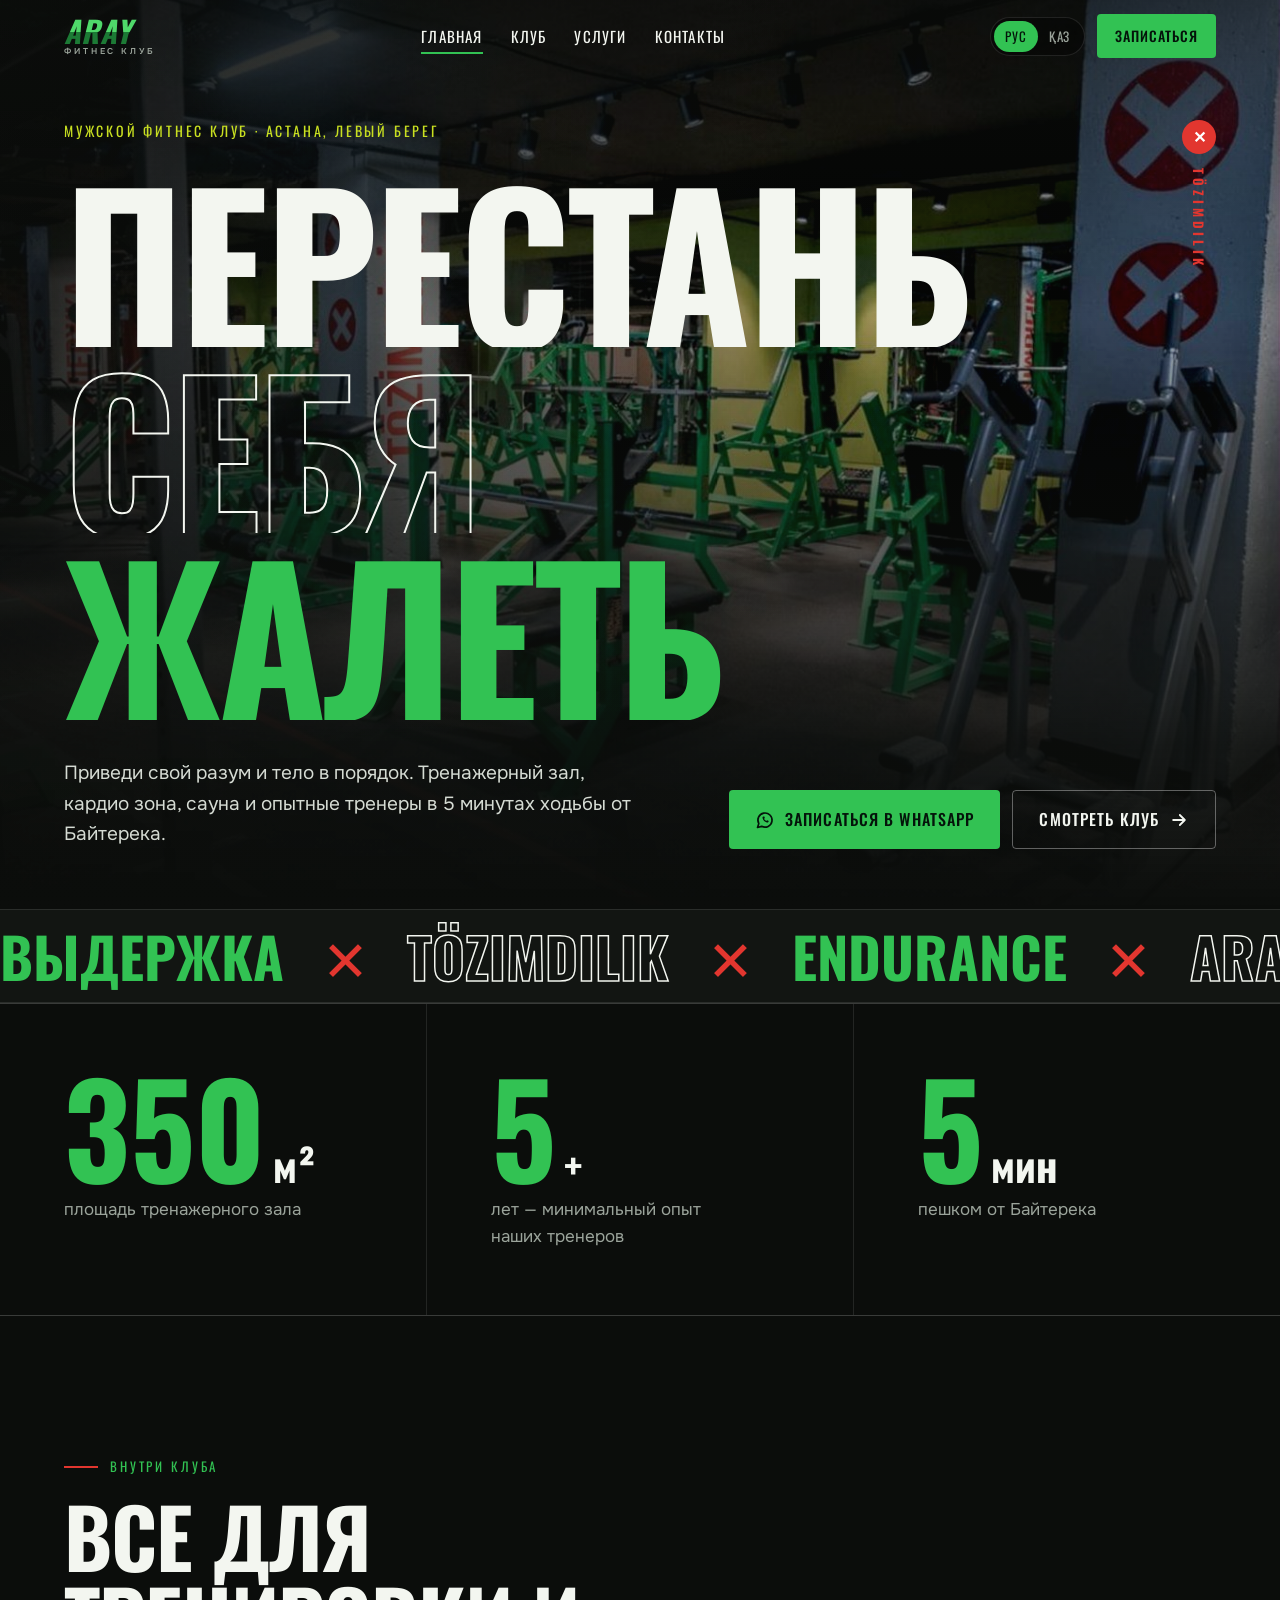
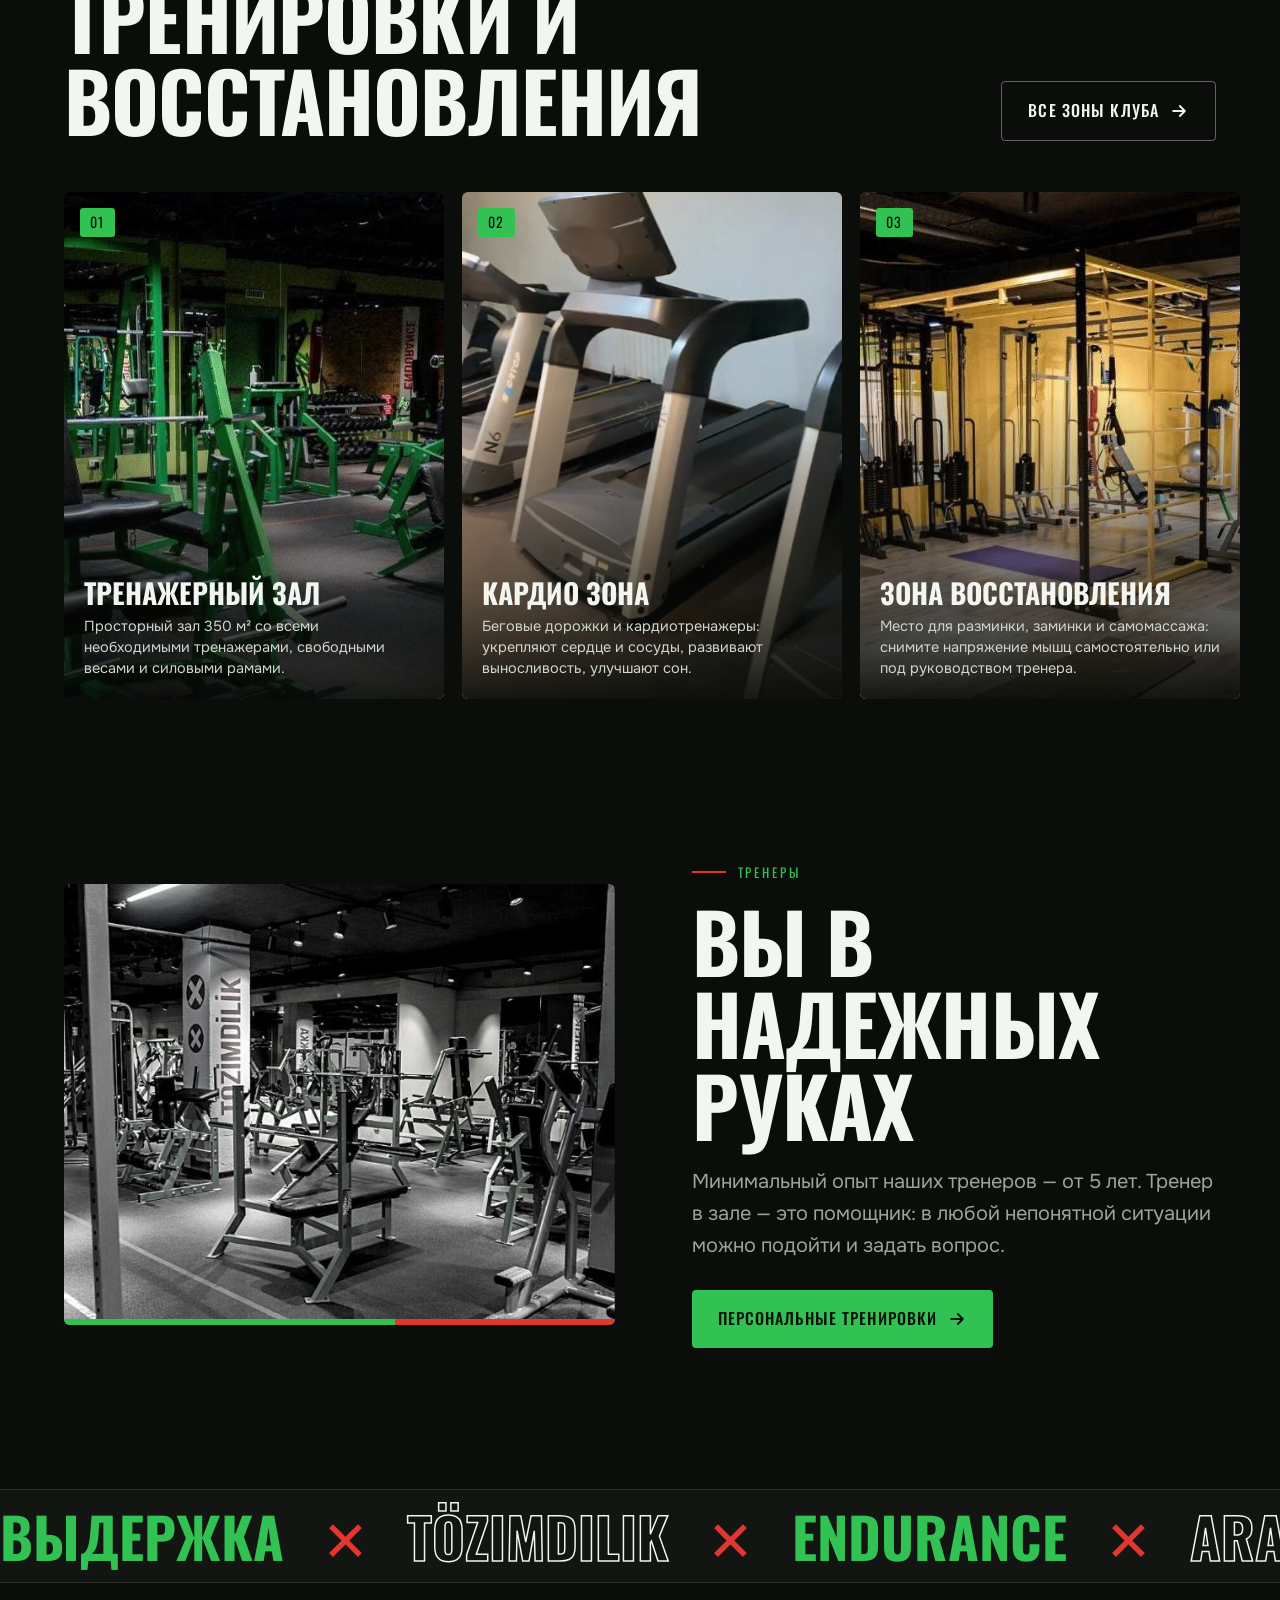
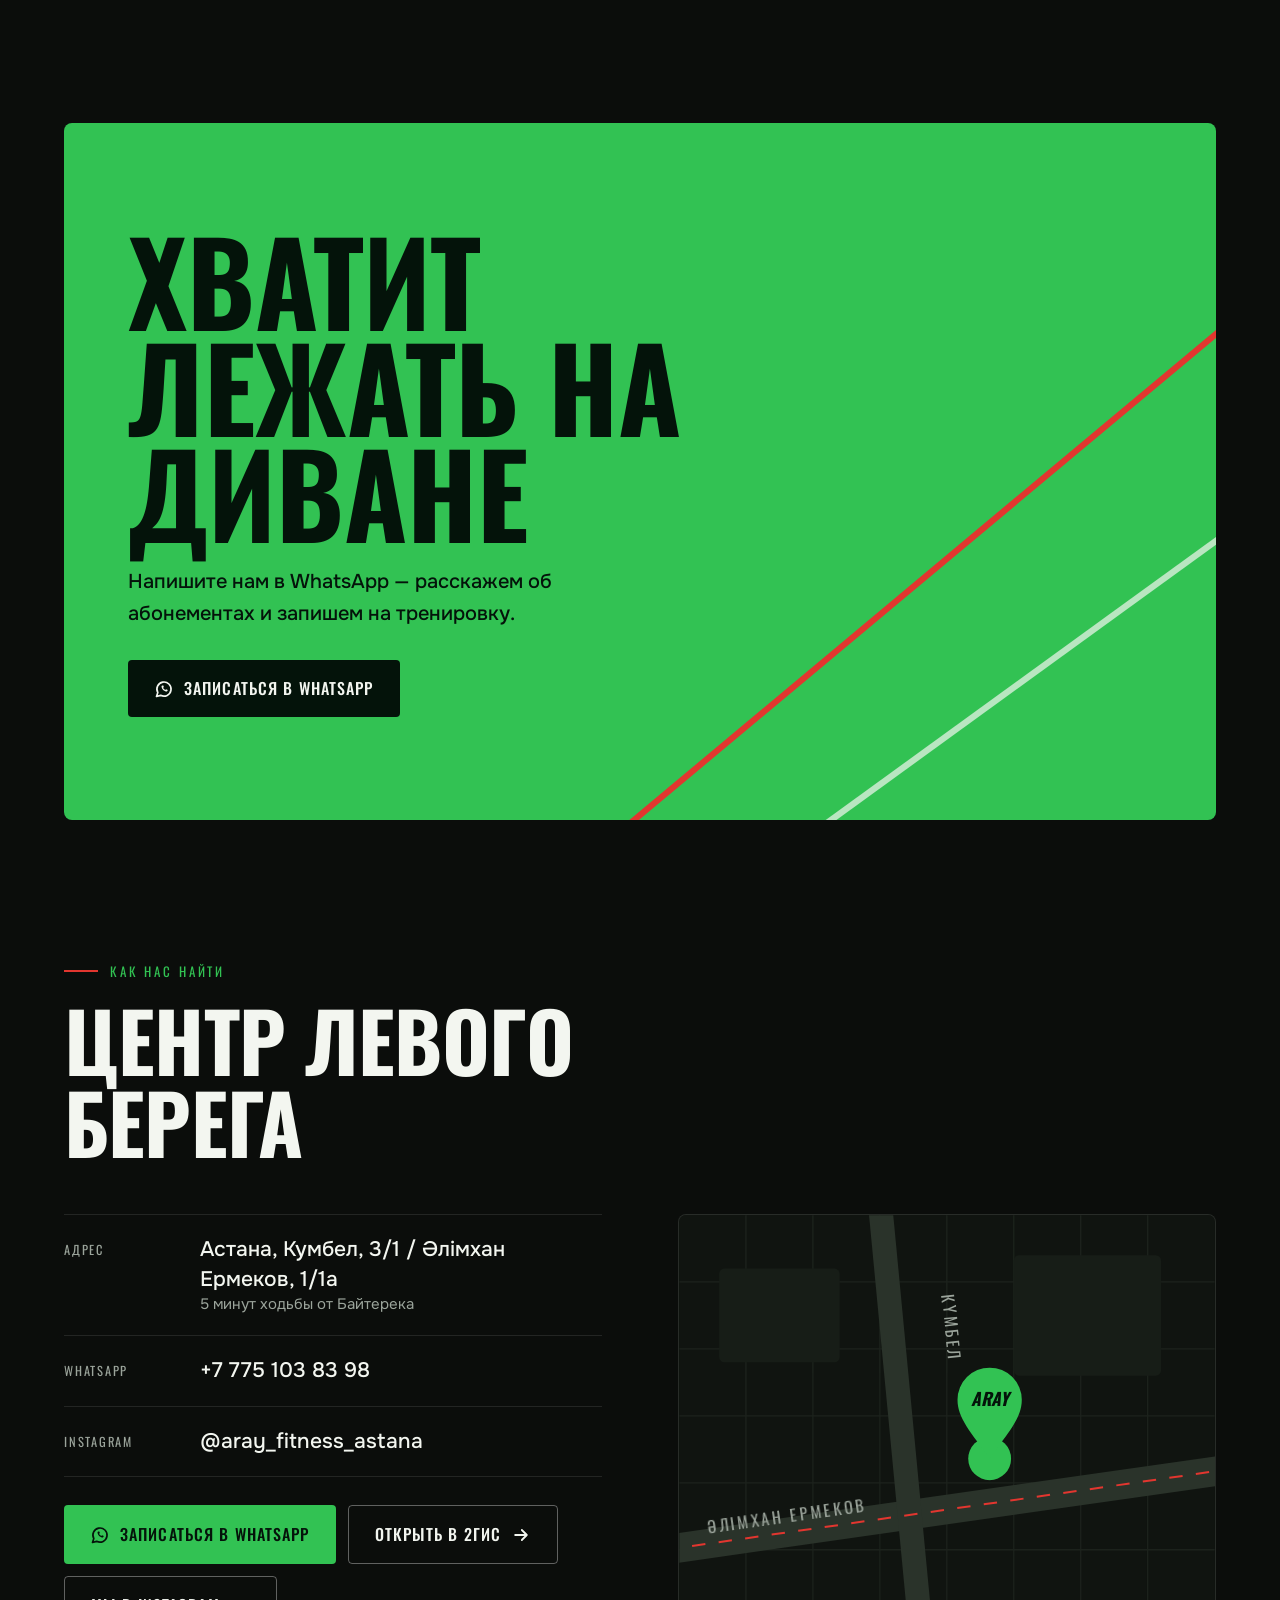
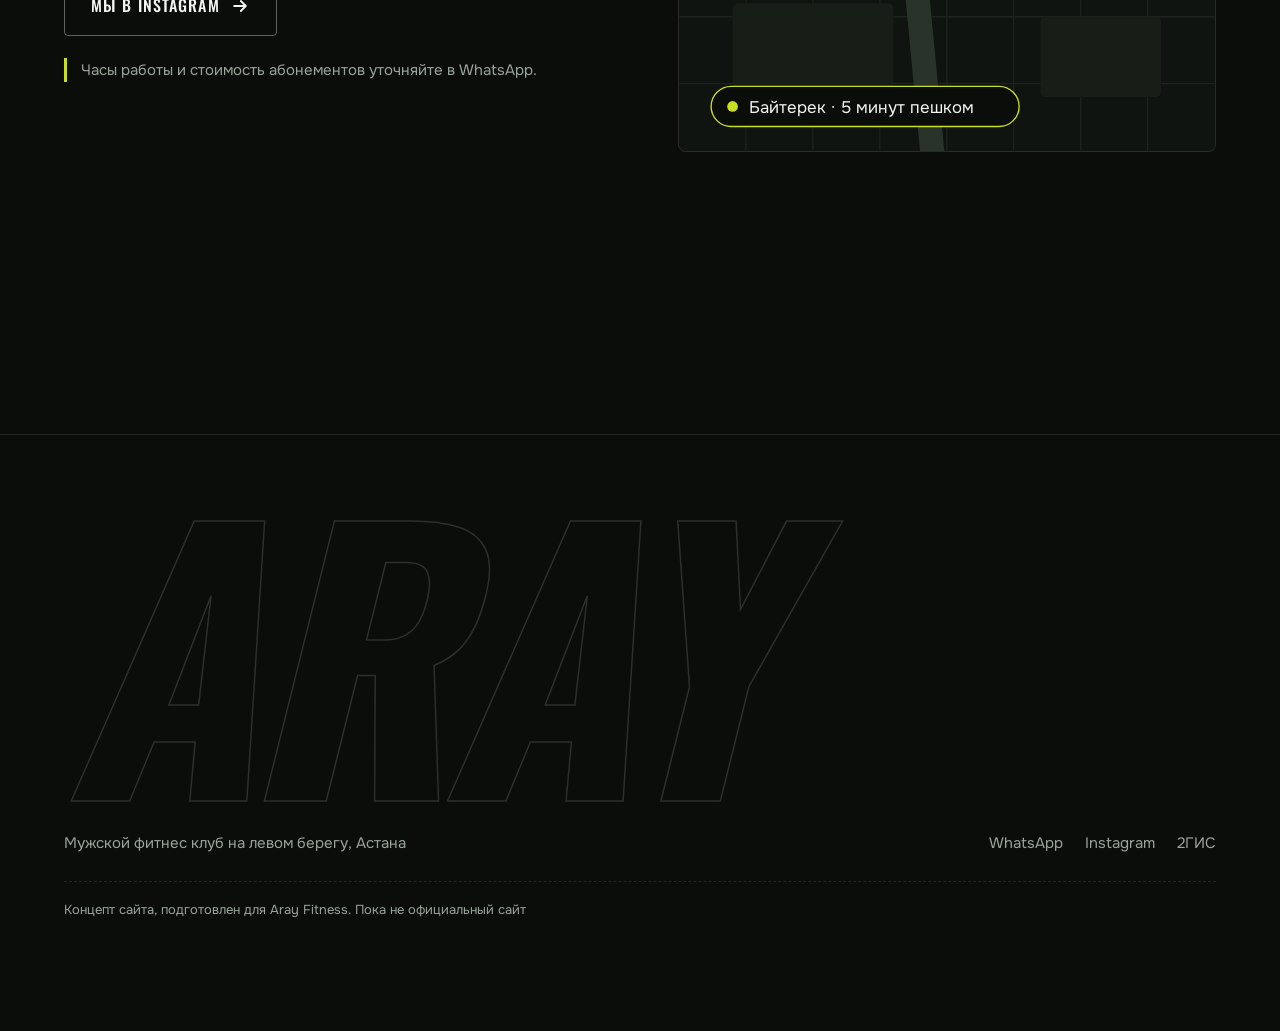
<file: index.html>
<!DOCTYPE html>
<html lang="ru">
<head>
<meta charset="utf-8">
<meta name="viewport" content="width=device-width, initial-scale=1, viewport-fit=cover">
<title>Aray Fitness — мужской фитнес клуб на левом берегу Астаны</title>
<meta name="description" content="Мужской фитнес клуб Aray в Астане: тренажерный зал 350 м², кардио зона, сауна, боксерская груша и опытные тренеры в 5 минутах от Байтерека.">
<!-- ДЕМО: после продажи удалить следующую строку -->
<meta name="robots" content="noindex, nofollow">
<meta name="theme-color" content="#0b0d0b">
<link rel="icon" href="assets/img/favicon.png">
<link rel="preload" href="assets/fonts/oswald-cyrillic-wght-normal.woff2" as="font" type="font/woff2" crossorigin>
<link rel="stylesheet" href="css/style.css?v=2">
</head>
<body>
<div class="loader" aria-hidden="true"><div class="loader__word" data-w="ARAY">ARAY</div><div class="loader__bar"></div></div>
<div class="progress"></div>
<div class="glow"></div>
<header class="header">
  <a class="logo" href="index.html" aria-label="Aray Fitness"><b>ARAY</b><small>ФИТНЕС КЛУБ</small></a>
  <nav class="nav"><a href="index.html" class="active" data-i18n="nav_home">Главная</a><a href="club.html" data-i18n="nav_club">Клуб</a><a href="services.html" data-i18n="nav_services">Услуги</a><a href="contacts.html" data-i18n="nav_contacts">Контакты</a></nav>
  <div class="header__right">
    <div class="lang" role="group" aria-label="Язык"><button data-lang="ru" class="on">РУС</button><button data-lang="kz">ҚАЗ</button></div>
    <a class="btn btn--green btn--sm" href="https://wa.me/77751038398" target="_blank" rel="noopener" data-i18n="cta_short">Записаться</a>
    <button class="burger" aria-label="Меню"><i></i><i></i></button>
  </div>
</header>
<main>
<section class="hero">
  <div class="hero__bg" data-par="0.18"></div>
  <div class="pillar" aria-hidden="true">TÖZIMDILIK</div>
  <p class="hero__eyebrow" data-i18n="hero_eyebrow">Мужской фитнес клуб · Астана, левый берег</p>
  <h1><span><i data-i18n="hero_l1">Перестань</i></span><span><i data-i18n="hero_l2">себя</i></span><span><i data-i18n="hero_l3">жалеть</i></span></h1>
  <div class="hero__row">
    <p class="hero__sub" data-i18n="hero_sub">Приведи свой разум и тело в порядок. Тренажерный зал, кардио зона, сауна и опытные тренеры в 5 минутах ходьбы от Байтерека.</p>
    <div class="hero__btns"><a class="btn btn--green" href="https://wa.me/77751038398" target="_blank" rel="noopener"><svg viewBox="0 0 24 24" fill="none" stroke="currentColor" stroke-width="2" stroke-linecap="round" stroke-linejoin="round" aria-hidden="true"><path d="M3 21l1.6-4.7A8.5 8.5 0 1 1 8 19.6L3 21z"/><path d="M9 8.4c0 3.6 3 6.6 6.6 6.6l1-1.8-2.200-1-.8 1c-1.200-.5-2.200-1.500-2.700-2.700l1-.8-1-2.200L9 8.400z" fill="currentColor" stroke="none"/></svg><span data-i18n="cta_wa">Записаться в WhatsApp</span></a><a class="btn btn--ghost" href="club.html"><span data-i18n="hero_btn2">Смотреть клуб</span><svg viewBox="0 0 24 24" fill="none" stroke="currentColor" stroke-width="2.2" stroke-linecap="round" stroke-linejoin="round" aria-hidden="true"><path d="M5 12h14M13 6l6 6-6 6"/></svg></a></div>
  </div>
</section>
<div class="marquee" aria-hidden="true"><div class="marquee__track"><span>ВЫДЕРЖКА</span><b>✕</b><span>TÖZIMDILIK</span><b>✕</b><span>ENDURANCE</span><b>✕</b><span>ARAY FITNESS</span><b>✕</b><span>ВЫДЕРЖКА</span><b>✕</b><span>TÖZIMDILIK</span><b>✕</b><span>ENDURANCE</span><b>✕</b><span>ARAY FITNESS</span><b>✕</b></div><div class="marquee__track"><span>ВЫДЕРЖКА</span><b>✕</b><span>TÖZIMDILIK</span><b>✕</b><span>ENDURANCE</span><b>✕</b><span>ARAY FITNESS</span><b>✕</b><span>ВЫДЕРЖКА</span><b>✕</b><span>TÖZIMDILIK</span><b>✕</b><span>ENDURANCE</span><b>✕</b><span>ARAY FITNESS</span><b>✕</b></div></div>
<section class="stats">
  <div class="stat" data-r><div class="stat__n"><span data-count="350">350</span><small>м²</small></div><p data-i18n="stat1">площадь тренажерного зала</p></div>
  <div class="stat" data-r style="--d:.1s"><div class="stat__n"><span data-count="5">5</span><small>+</small></div><p data-i18n="stat2">лет — минимальный опыт наших тренеров</p></div>
  <div class="stat" data-r style="--d:.2s"><div class="stat__n"><span data-count="5">5</span><small>мин</small></div><p data-i18n="stat3">пешком от Байтерека</p></div>
</section>
<section class="section zones">
  <div class="zones__head">
    <div data-r><p class="eyebrow" data-i18n="zones_eyebrow">Внутри клуба</p><h2 class="h2" data-i18n="zones_title">Все для тренировки и восстановления</h2></div>
    <a class="btn btn--ghost" href="club.html" data-r><span data-i18n="zones_more">Все зоны клуба</span><svg viewBox="0 0 24 24" fill="none" stroke="currentColor" stroke-width="2.2" stroke-linecap="round" stroke-linejoin="round" aria-hidden="true"><path d="M5 12h14M13 6l6 6-6 6"/></svg></a>
  </div>
  <div class="rail"><a class="zcard" href="club.html#gym" data-r style="--d:0.00s"><span class="zcard__num">01</span><img src="assets/img/hall2.jpg" alt="" loading="lazy"><div class="zcard__txt"><h3 data-i18n="z_gym">Тренажерный зал</h3><p data-i18n="z_gym_d">Просторный зал 350 м² со всеми необходимыми тренажерами, свободными весами и силовыми рамами.</p></div></a><a class="zcard" href="club.html#cardio" data-r style="--d:0.07s"><span class="zcard__num">02</span><img src="assets/img/cardio.jpg" alt="" loading="lazy"><div class="zcard__txt"><h3 data-i18n="z_cardio">Кардио зона</h3><p data-i18n="z_cardio_d">Беговые дорожки и кардиотренажеры: укрепляют сердце и сосуды, развивают выносливость, улучшают сон.</p></div></a><a class="zcard" href="club.html#rec" data-r style="--d:0.14s"><span class="zcard__num">03</span><img src="assets/img/recovery.jpg" alt="" loading="lazy"><div class="zcard__txt"><h3 data-i18n="z_rec">Зона восстановления</h3><p data-i18n="z_rec_d">Место для разминки, заминки и самомассажа: снимите напряжение мышц самостоятельно или под руководством тренера.</p></div></a><a class="zcard" href="club.html#sauna" data-r style="--d:0.21s"><span class="zcard__num">04</span><img src="assets/img/sauna.jpg" alt="" loading="lazy"><div class="zcard__txt"><h3 data-i18n="z_sauna">Сауна</h3><p data-i18n="z_sauna_d">Просторная сауна, чтобы расслабить мышцы после тренировки.</p></div></a><a class="zcard" href="club.html#bag" data-r style="--d:0.28s"><span class="zcard__num">05</span><img src="assets/img/bag.jpg" alt="" loading="lazy"><div class="zcard__txt"><h3 data-i18n="z_bag">Боксерская груша</h3><p data-i18n="z_bag_d">Быстрая и интенсивная нагрузка: повышает выносливость, сжигает калории и помогает выпустить пар.</p></div></a><a class="zcard" href="club.html#bar" data-r style="--d:0.35s"><span class="zcard__num">06</span><img src="assets/img/bar.jpg" alt="" loading="lazy"><div class="zcard__txt"><h3 data-i18n="z_bar">Спорт бар</h3><p data-i18n="z_bar_d">Вода, напитки и спортивное питание прямо в клубе.</p></div></a></div>
</section>
<section class="section" style="padding-top:0">
  <div class="split">
    <div class="split__img" data-r="clip"><img src="assets/img/hall-bw.jpg" alt="" loading="lazy" data-par="-0.08"></div>
    <div data-r="right"><p class="eyebrow" data-i18n="tr_eyebrow">Тренеры</p><h2 class="h2" data-i18n="tr_title">Вы в надежных руках</h2><p class="lead" data-i18n="tr_text">Минимальный опыт наших тренеров — от 5 лет. Тренер в зале — это помощник: в любой непонятной ситуации можно подойти и задать вопрос.</p>
      <a class="btn btn--green" href="services.html"><span data-i18n="tr_btn">Персональные тренировки</span><svg viewBox="0 0 24 24" fill="none" stroke="currentColor" stroke-width="2.2" stroke-linecap="round" stroke-linejoin="round" aria-hidden="true"><path d="M5 12h14M13 6l6 6-6 6"/></svg></a></div>
  </div>
</section>
<div class="marquee marquee--rev" aria-hidden="true"><div class="marquee__track"><span>ВЫДЕРЖКА</span><b>✕</b><span>TÖZIMDILIK</span><b>✕</b><span>ENDURANCE</span><b>✕</b><span>ARAY FITNESS</span><b>✕</b><span>ВЫДЕРЖКА</span><b>✕</b><span>TÖZIMDILIK</span><b>✕</b><span>ENDURANCE</span><b>✕</b><span>ARAY FITNESS</span><b>✕</b></div><div class="marquee__track"><span>ВЫДЕРЖКА</span><b>✕</b><span>TÖZIMDILIK</span><b>✕</b><span>ENDURANCE</span><b>✕</b><span>ARAY FITNESS</span><b>✕</b><span>ВЫДЕРЖКА</span><b>✕</b><span>TÖZIMDILIK</span><b>✕</b><span>ENDURANCE</span><b>✕</b><span>ARAY FITNESS</span><b>✕</b></div></div>
<div style="height:clamp(72px,11vw,150px)"></div>
<section class="cta" data-r>
  <svg class="floor" viewBox="0 0 1200 500" preserveAspectRatio="none" aria-hidden="true"><path d="M560 520 L1220 140" stroke="#e2362f"/><path d="M760 520 L1220 290" stroke="#f3f6f0" opacity=".7"/></svg>
  <h2 data-i18n="cta_title">Хватит лежать на диване</h2>
  <p data-i18n="cta_text">Напишите нам в WhatsApp — расскажем об абонементах и запишем на тренировку.</p>
  <a class="btn btn--dark" href="https://wa.me/77751038398" target="_blank" rel="noopener"><svg viewBox="0 0 24 24" fill="none" stroke="currentColor" stroke-width="2" stroke-linecap="round" stroke-linejoin="round" aria-hidden="true"><path d="M3 21l1.6-4.7A8.5 8.5 0 1 1 8 19.6L3 21z"/><path d="M9 8.4c0 3.6 3 6.6 6.6 6.6l1-1.8-2.200-1-.8 1c-1.200-.5-2.200-1.500-2.700-2.700l1-.8-1-2.200L9 8.400z" fill="currentColor" stroke="none"/></svg><span data-i18n="cta_wa">Записаться в WhatsApp</span></a>
</section>

<section class="section">
  <div data-r><p class="eyebrow" data-i18n="find_eyebrow">Как нас найти</p><h2 class="h2" data-i18n="find_title">Центр левого берега</h2></div>
  <div class="find" style="margin-top:clamp(28px,4vw,56px)">
    <div data-r>
      <ul class="info">
        <li><span data-i18n="addr_label">Адрес</span><b><i data-i18n="addr" style="font-style:normal">Астана, Кумбел, 3/1 / Әлімхан Ермеков, 1/1а</i><em data-i18n="addr_note">5 минут ходьбы от Байтерека</em></b></li>
        <li><span>WhatsApp</span><b><a href="https://wa.me/77751038398" target="_blank" rel="noopener">+7 775 103 83 98</a></b></li>
        <li><span>Instagram</span><b><a href="https://www.instagram.com/aray_fitness_astana" target="_blank" rel="noopener">@aray_fitness_astana</a></b></li>
      </ul>
      <div class="find__btns">
        <a class="btn btn--green" href="https://wa.me/77751038398" target="_blank" rel="noopener"><svg viewBox="0 0 24 24" fill="none" stroke="currentColor" stroke-width="2" stroke-linecap="round" stroke-linejoin="round" aria-hidden="true"><path d="M3 21l1.6-4.7A8.5 8.5 0 1 1 8 19.6L3 21z"/><path d="M9 8.4c0 3.6 3 6.6 6.6 6.6l1-1.8-2.200-1-.8 1c-1.200-.5-2.200-1.500-2.700-2.700l1-.8-1-2.200L9 8.400z" fill="currentColor" stroke="none"/></svg><span data-i18n="cta_wa">Записаться в WhatsApp</span></a>
        <a class="btn btn--ghost" href="https://2gis.kz/astana/search/Aray%20%D1%84%D0%B8%D1%82%D0%BD%D0%B5%D1%81%20%D0%BA%D0%BB%D1%83%D0%B1" target="_blank" rel="noopener"><span data-i18n="btn_2gis">Открыть в 2ГИС</span><svg viewBox="0 0 24 24" fill="none" stroke="currentColor" stroke-width="2.2" stroke-linecap="round" stroke-linejoin="round" aria-hidden="true"><path d="M5 12h14M13 6l6 6-6 6"/></svg></a>
        <a class="btn btn--ghost" href="https://www.instagram.com/aray_fitness_astana" target="_blank" rel="noopener"><span data-i18n="btn_ig">Мы в Instagram</span><svg viewBox="0 0 24 24" fill="none" stroke="currentColor" stroke-width="2.2" stroke-linecap="round" stroke-linejoin="round" aria-hidden="true"><path d="M5 12h14M13 6l6 6-6 6"/></svg></a>
      </div>
      <p class="note" data-i18n="hours_note">Часы работы и стоимость абонементов уточняйте в WhatsApp.</p>
    </div>
    <div class="mapcard" data-r="clip">
  <svg viewBox="0 0 400 400" role="img" aria-label="Схема расположения">
    <rect width="400" height="400" fill="#101410"/>
    <g stroke="#1c221c" stroke-width="1"><path d="M0 50h400M0 100h400M0 150h400M0 200h400M0 250h400M0 300h400M0 350h400M50 0v400M100 0v400M150 0v400M200 0v400M250 0v400M300 0v400M350 0v400"/></g>
    <g fill="#171d17"><rect x="30" y="40" width="90" height="70" rx="4"/><rect x="250" y="30" width="110" height="90" rx="4"/><rect x="40" y="290" width="120" height="70" rx="4"/><rect x="270" y="300" width="90" height="60" rx="4"/></g>
    <path d="M-10 250 L410 190" stroke="#2a332a" stroke-width="22"/><path d="M150 -10 L190 410" stroke="#2a332a" stroke-width="18"/>
    <path d="M-10 250 L410 190" stroke="#e2362f" stroke-width="1.5" stroke-dasharray="10 10"/>
    <text x="22" y="238" fill="#9ba49b" font-family="Oswald,sans-serif" font-size="12" letter-spacing="2" transform="rotate(-8 22 238)">ӘЛІМХАН ЕРМЕКОВ</text>
    <text x="196" y="60" fill="#9ba49b" font-family="Oswald,sans-serif" font-size="12" letter-spacing="2" transform="rotate(84 196 60)">КҮМБЕЛ</text>
    <circle class="pulse" cx="232" cy="182" r="16" fill="#32c253"/>
    <g class="pin"><path d="M232 182c-14-20-24-30-24-44a24 24 0 1 1 48 0c0 14-10 24-24 44z" fill="#32c253"/><text x="232" y="143" text-anchor="middle" fill="#04130a" font-family="Oswald,sans-serif" font-weight="700" font-style="italic" font-size="13">ARAY</text></g>
    <g transform="translate(24 352)"><rect width="230" height="30" rx="15" fill="#0b0d0b" stroke="#c9e021"/><circle cx="16" cy="15" r="4" fill="#c9e021"/><text x="28" y="20" fill="#f3f6f0" font-family="Onest,sans-serif" font-size="12.5" data-i18n="map_bt">Байтерек · 5 минут пешком</text></g>
  </svg>
</div>
  </div>
</section>

</main>
<footer class="footer">
  <div class="footer__big" aria-hidden="true">ARAY</div>
  <div class="footer__row">
    <p data-i18n="foot_tag">Мужской фитнес клуб на левом берегу, Астана</p>
    <div class="footer__links"><a href="https://wa.me/77751038398" target="_blank" rel="noopener">WhatsApp</a><a href="https://www.instagram.com/aray_fitness_astana" target="_blank" rel="noopener">Instagram</a><a href="https://2gis.kz/astana/search/Aray%20%D1%84%D0%B8%D1%82%D0%BD%D0%B5%D1%81%20%D0%BA%D0%BB%D1%83%D0%B1" target="_blank" rel="noopener">2ГИС</a></div>
  </div>
  <!-- ДЕМО: после продажи удалить следующую строку -->
  <p class="demo" data-i18n="demo">Концепт сайта, подготовлен для Aray Fitness. Пока не официальный сайт</p>
</footer>
<a class="fab" href="https://wa.me/77751038398" target="_blank" rel="noopener" aria-label="WhatsApp"><svg viewBox="0 0 24 24" fill="none" stroke="currentColor" stroke-width="2" stroke-linecap="round" stroke-linejoin="round" aria-hidden="true"><path d="M3 21l1.6-4.7A8.5 8.5 0 1 1 8 19.6L3 21z"/><path d="M9 8.4c0 3.6 3 6.6 6.6 6.6l1-1.8-2.200-1-.8 1c-1.200-.5-2.200-1.500-2.700-2.700l1-.8-1-2.200L9 8.400z" fill="currentColor" stroke="none"/></svg></a>
<script src="js/main.js"></script>
</body>
</html>
</file>
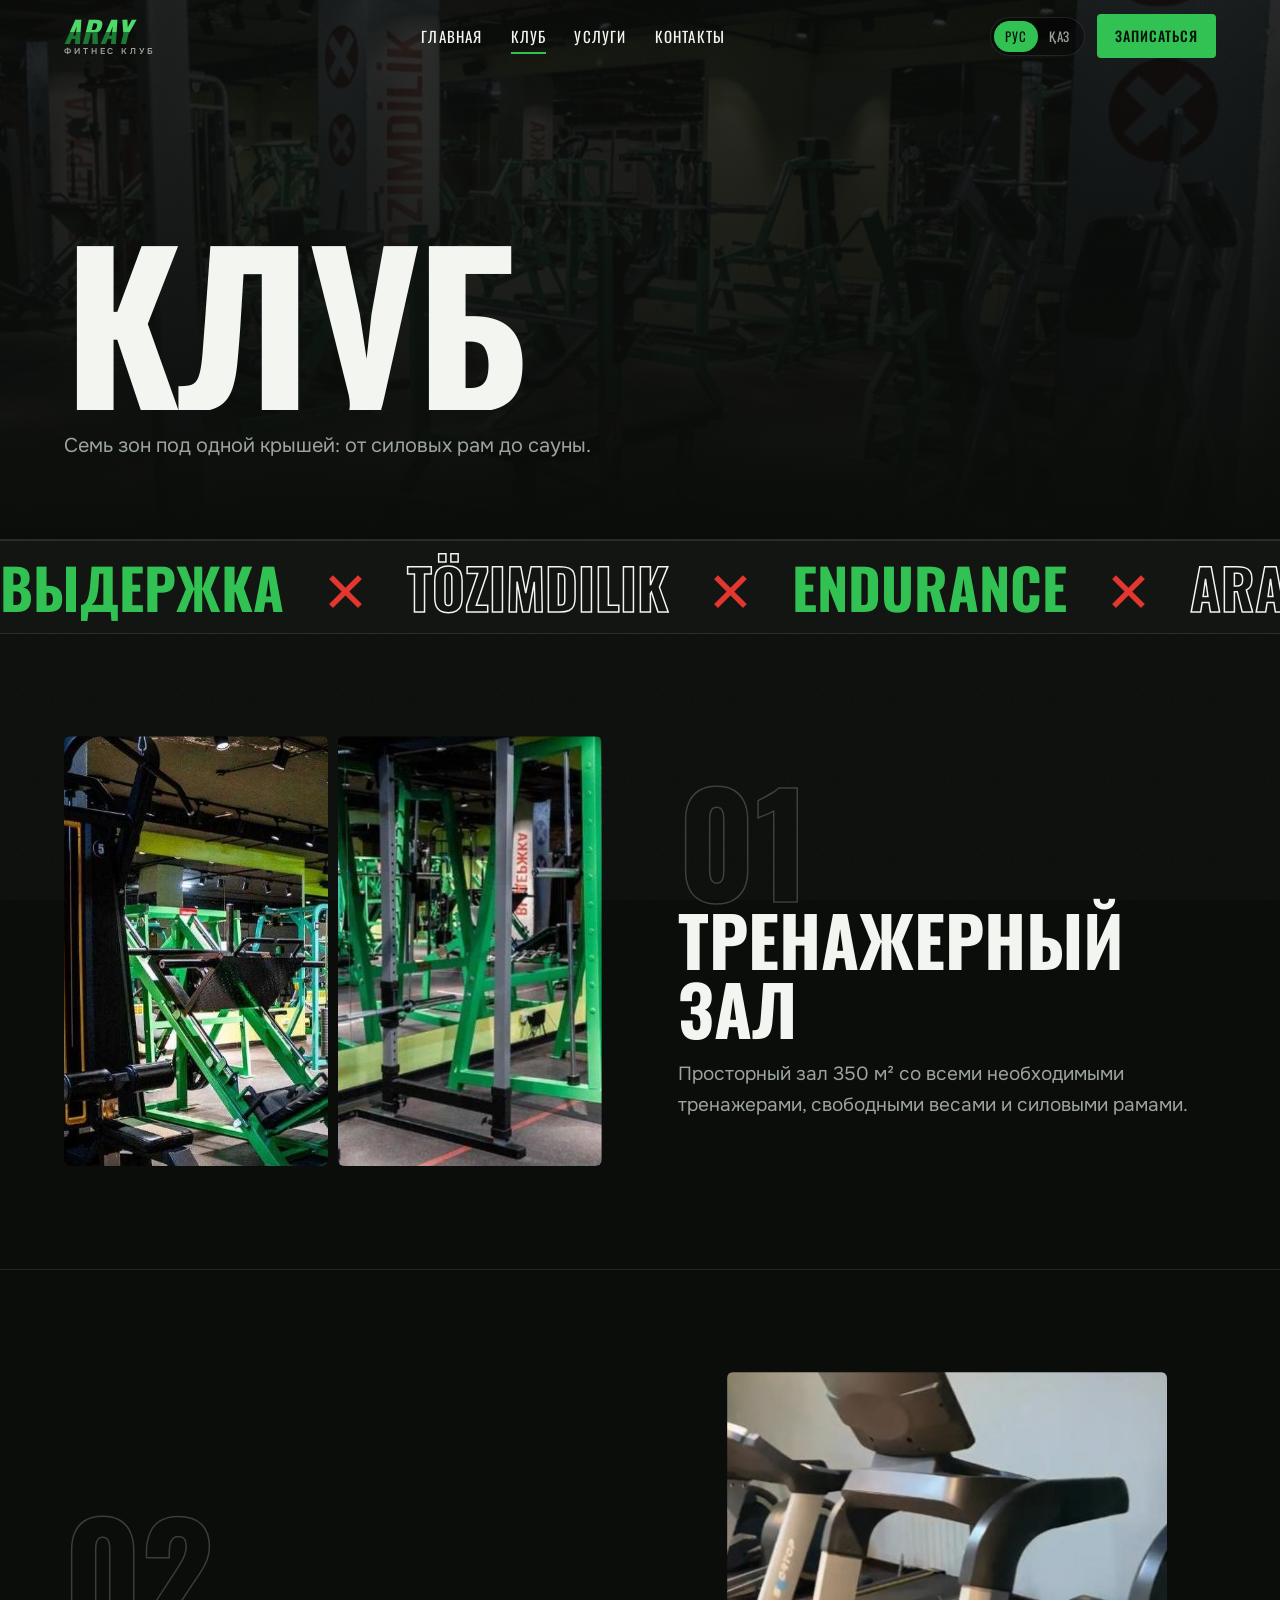
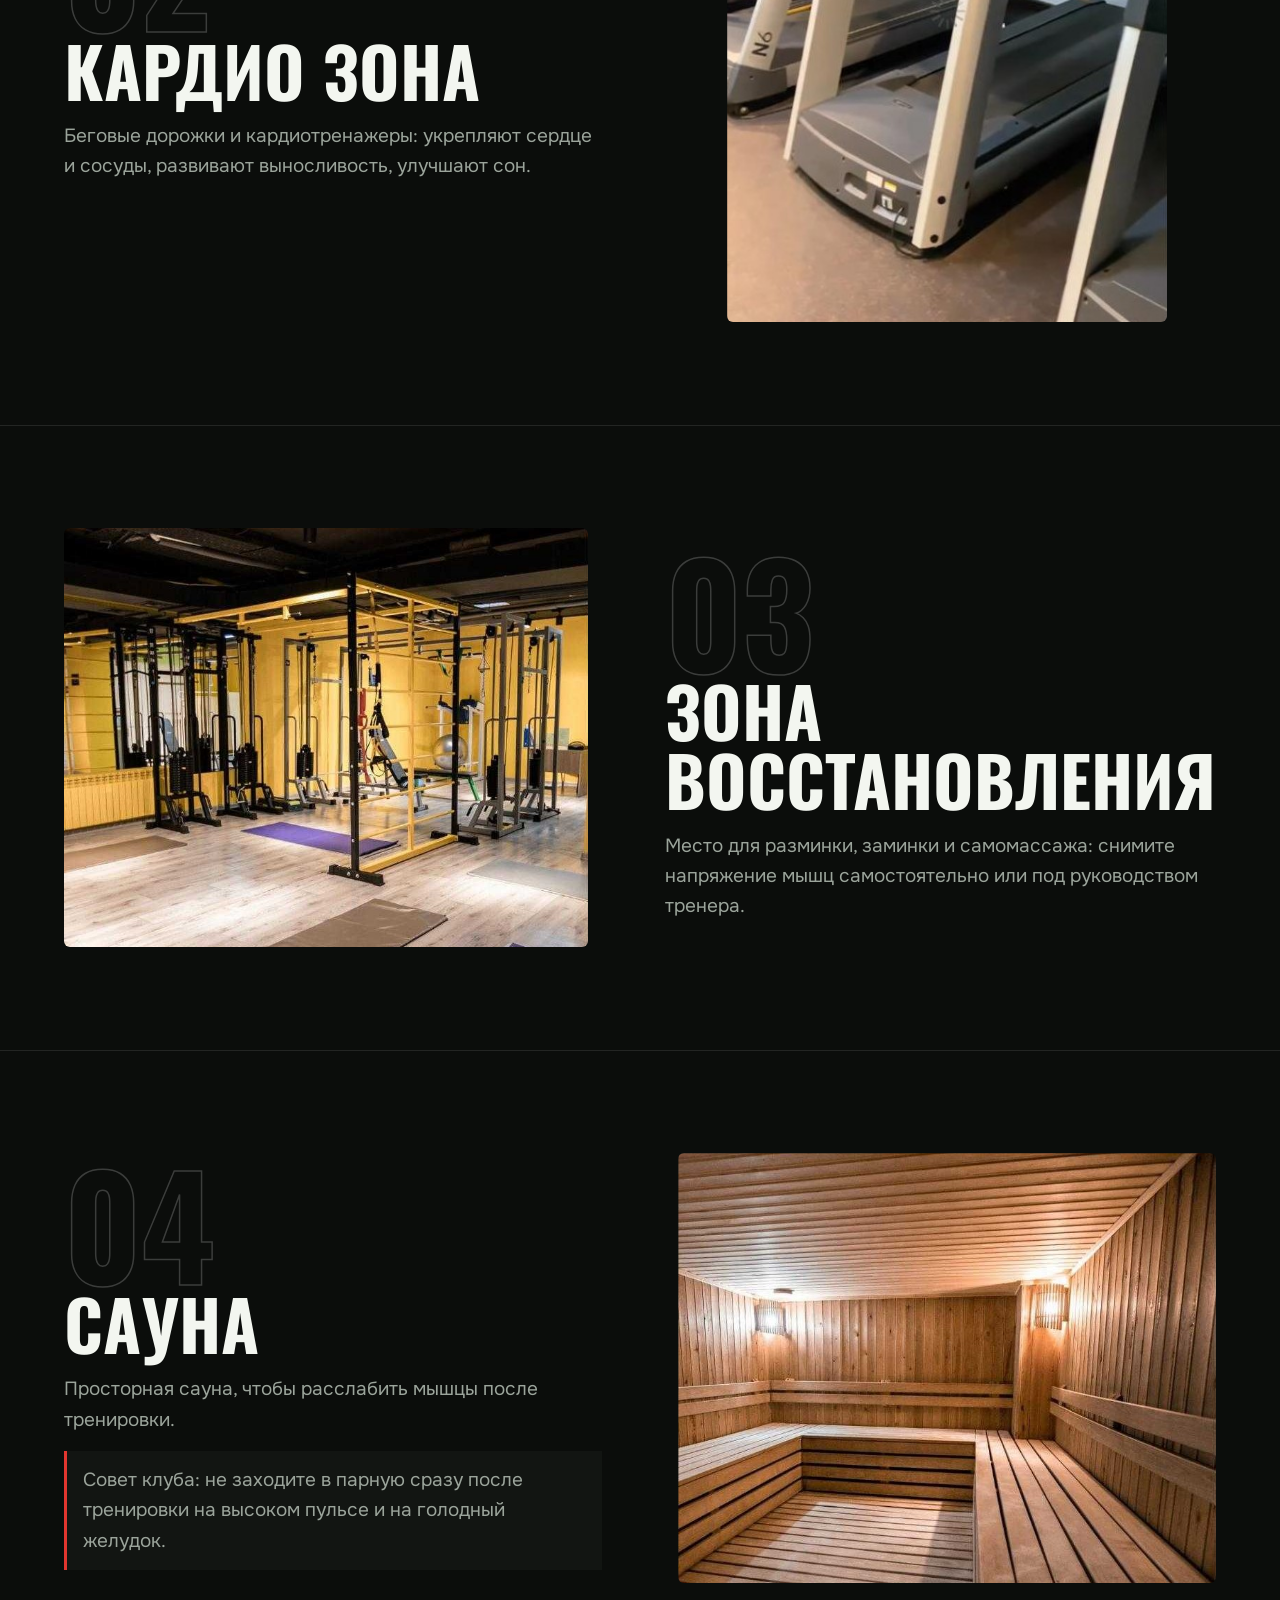
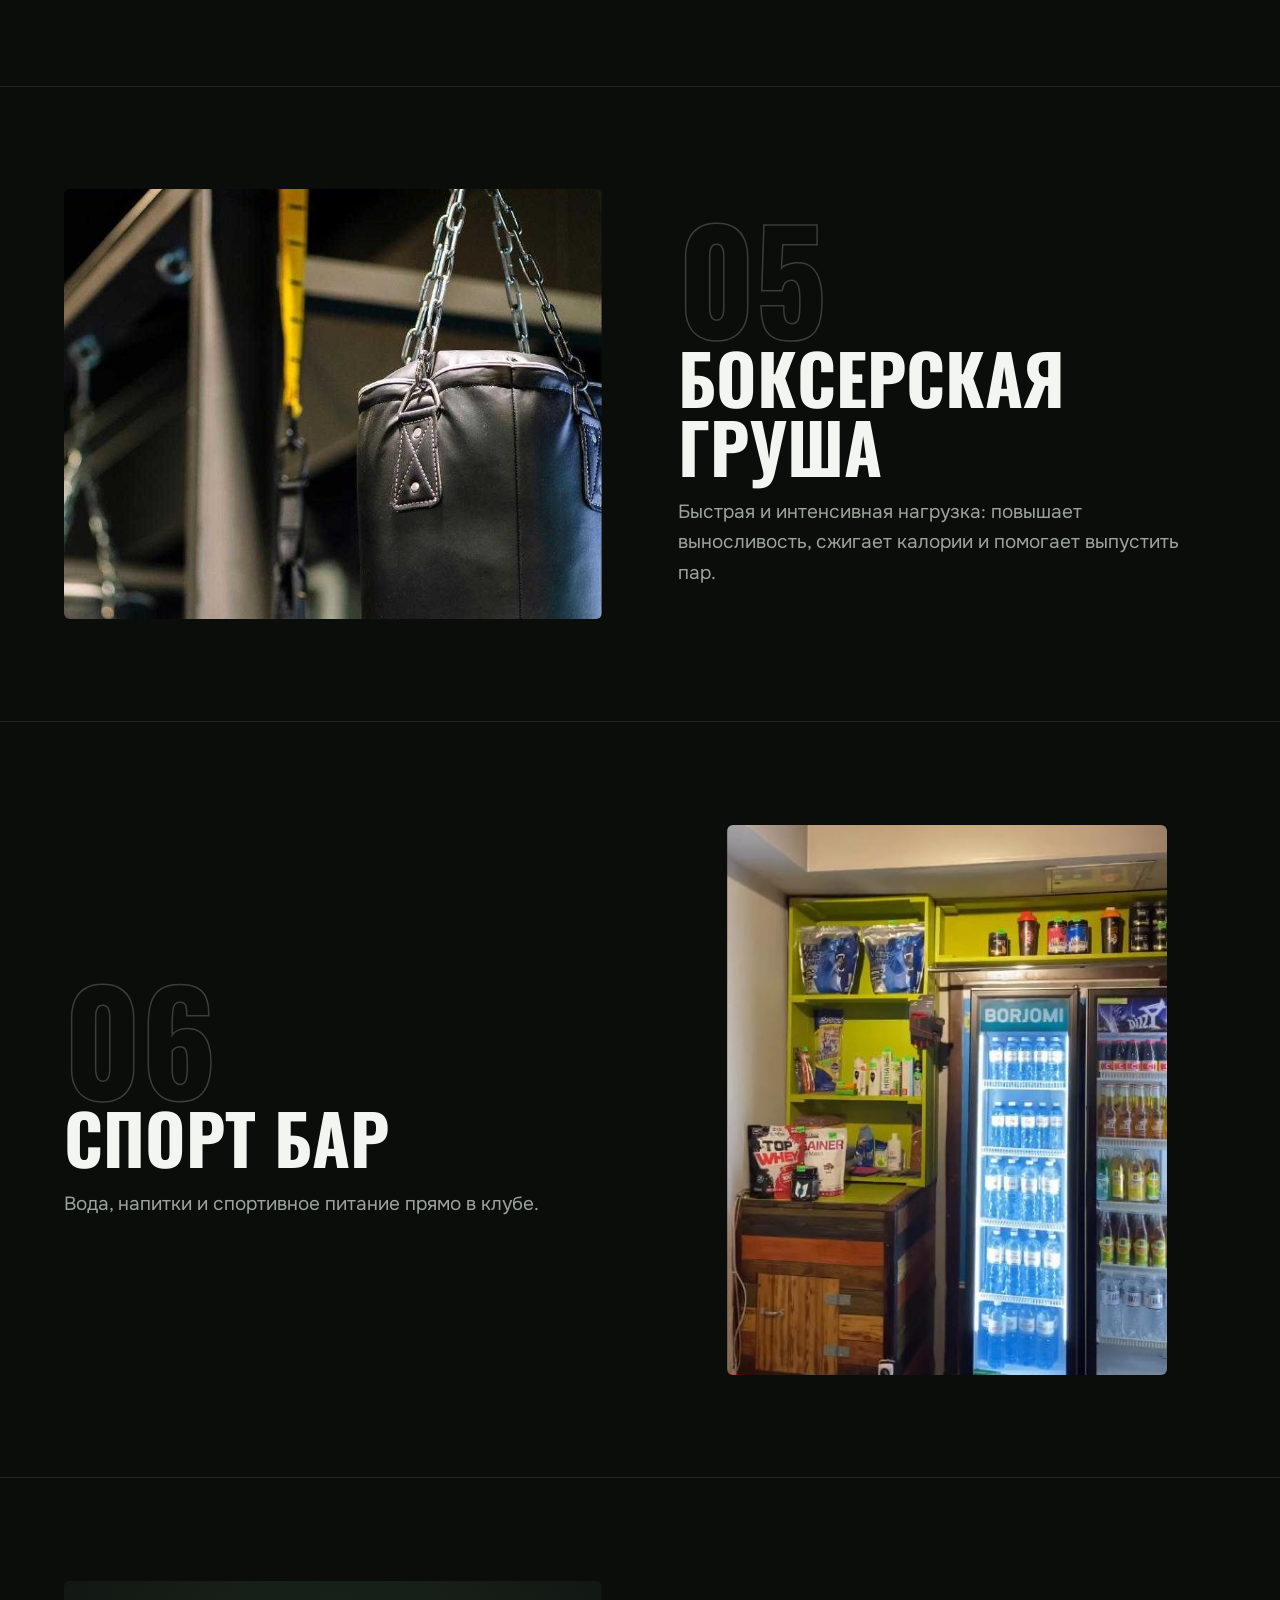
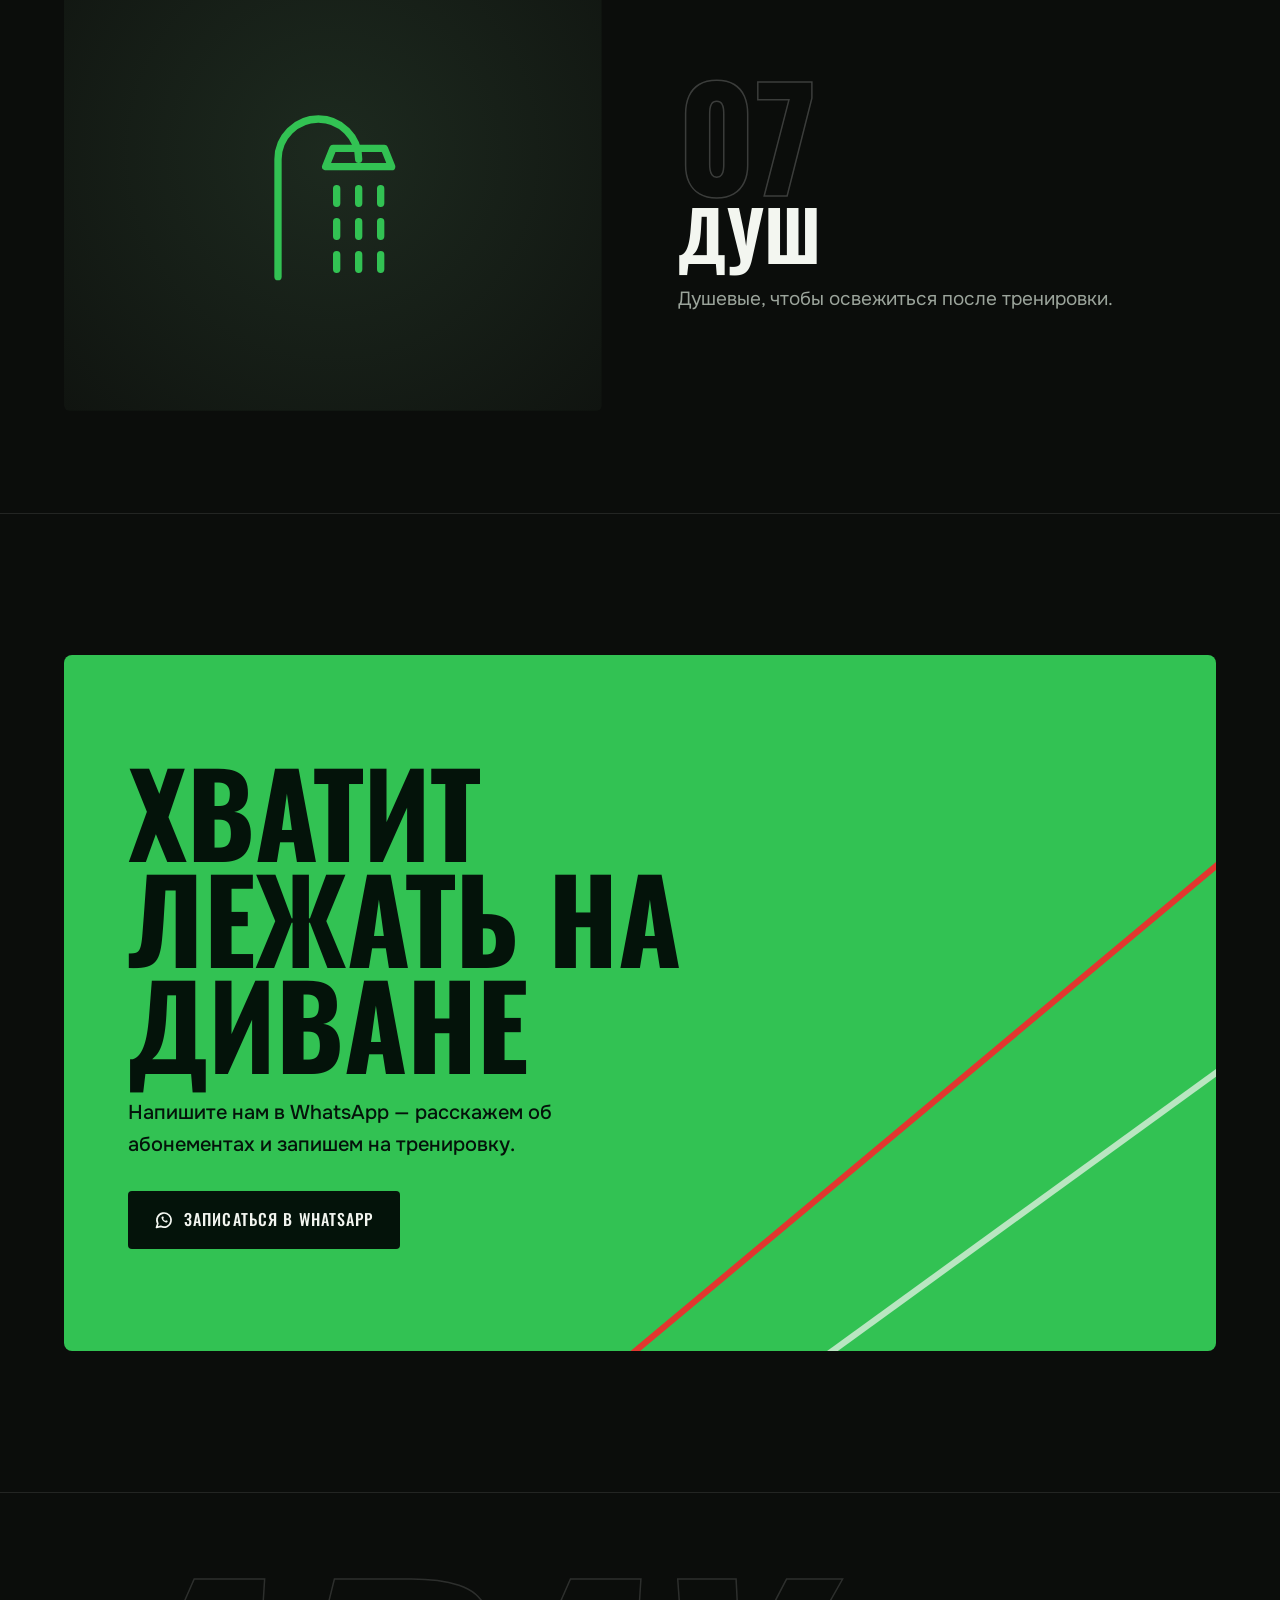
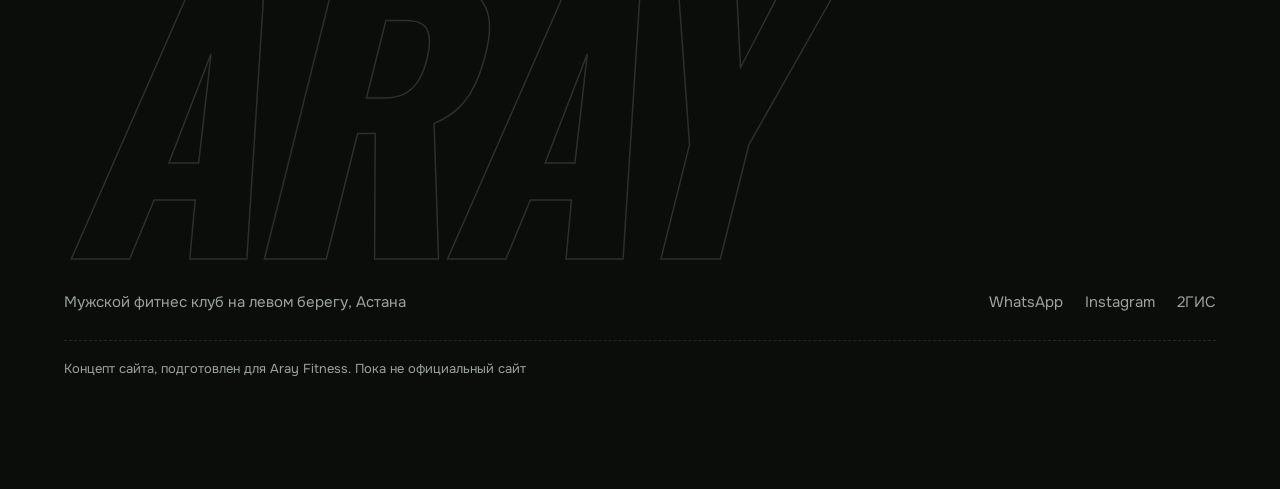
<file: club.html>
<!DOCTYPE html>
<html lang="ru">
<head>
<meta charset="utf-8">
<meta name="viewport" content="width=device-width, initial-scale=1, viewport-fit=cover">
<title>Клуб — Aray Fitness, Астана</title>
<meta name="description" content="Зоны фитнес клуба Aray: тренажерный зал, кардио зона, зона восстановления, сауна, боксерская груша, спорт бар и душ.">
<!-- ДЕМО: после продажи удалить следующую строку -->
<meta name="robots" content="noindex, nofollow">
<meta name="theme-color" content="#0b0d0b">
<link rel="icon" href="assets/img/favicon.png">
<link rel="preload" href="assets/fonts/oswald-cyrillic-wght-normal.woff2" as="font" type="font/woff2" crossorigin>
<link rel="stylesheet" href="css/style.css?v=2">
</head>
<body>
<div class="loader" aria-hidden="true"><div class="loader__word" data-w="ARAY">ARAY</div><div class="loader__bar"></div></div>
<div class="progress"></div>
<div class="glow"></div>
<header class="header">
  <a class="logo" href="index.html" aria-label="Aray Fitness"><b>ARAY</b><small>ФИТНЕС КЛУБ</small></a>
  <nav class="nav"><a href="index.html" data-i18n="nav_home">Главная</a><a href="club.html" class="active" data-i18n="nav_club">Клуб</a><a href="services.html" data-i18n="nav_services">Услуги</a><a href="contacts.html" data-i18n="nav_contacts">Контакты</a></nav>
  <div class="header__right">
    <div class="lang" role="group" aria-label="Язык"><button data-lang="ru" class="on">РУС</button><button data-lang="kz">ҚАЗ</button></div>
    <a class="btn btn--green btn--sm" href="https://wa.me/77751038398" target="_blank" rel="noopener" data-i18n="cta_short">Записаться</a>
    <button class="burger" aria-label="Меню"><i></i><i></i></button>
  </div>
</header>
<main>
<section class="phead">
  <div class="phead__bg" style="background-image:url('assets/img/hall.jpg')"></div>
  <h1><i data-i18n="nav_club">Клуб</i></h1>
  <p class="lead" data-i18n="club_lead">Семь зон под одной крышей: от силовых рам до сауны.</p>
</section>

<div class="marquee" aria-hidden="true"><div class="marquee__track"><span>ВЫДЕРЖКА</span><b>✕</b><span>TÖZIMDILIK</span><b>✕</b><span>ENDURANCE</span><b>✕</b><span>ARAY FITNESS</span><b>✕</b><span>ВЫДЕРЖКА</span><b>✕</b><span>TÖZIMDILIK</span><b>✕</b><span>ENDURANCE</span><b>✕</b><span>ARAY FITNESS</span><b>✕</b></div><div class="marquee__track"><span>ВЫДЕРЖКА</span><b>✕</b><span>TÖZIMDILIK</span><b>✕</b><span>ENDURANCE</span><b>✕</b><span>ARAY FITNESS</span><b>✕</b><span>ВЫДЕРЖКА</span><b>✕</b><span>TÖZIMDILIK</span><b>✕</b><span>ENDURANCE</span><b>✕</b><span>ARAY FITNESS</span><b>✕</b></div></div>
<section class="zone" id="gym">
  <div class="zone__media" data-r="clip"><div class="duo"><img src="assets/img/legpress.jpg" alt="" loading="lazy"><img src="assets/img/racks.jpg" alt="" loading="lazy"></div></div>
  <div data-r><div class="zone__num">01</div><h2 data-i18n="z_gym">Тренажерный зал</h2><p data-i18n="z_gym_d">Просторный зал 350 м² со всеми необходимыми тренажерами, свободными весами и силовыми рамами.</p></div>
</section>
<section class="zone" id="cardio">
  <div class="zone__media tall" data-r="clip"><img src="assets/img/cardio.jpg" alt="" loading="lazy"></div>
  <div data-r><div class="zone__num">02</div><h2 data-i18n="z_cardio">Кардио зона</h2><p data-i18n="z_cardio_d">Беговые дорожки и кардиотренажеры: укрепляют сердце и сосуды, развивают выносливость, улучшают сон.</p></div>
</section>
<section class="zone" id="rec">
  <div class="zone__media" data-r="clip"><img src="assets/img/recovery.jpg" alt="" loading="lazy"></div>
  <div data-r><div class="zone__num">03</div><h2 data-i18n="z_rec">Зона восстановления</h2><p data-i18n="z_rec_d">Место для разминки, заминки и самомассажа: снимите напряжение мышц самостоятельно или под руководством тренера.</p></div>
</section>
<section class="zone" id="sauna">
  <div class="zone__media" data-r="clip"><img src="assets/img/sauna2.jpg" alt="" loading="lazy"></div>
  <div data-r><div class="zone__num">04</div><h2 data-i18n="z_sauna">Сауна</h2><p data-i18n="z_sauna_d">Просторная сауна, чтобы расслабить мышцы после тренировки.</p><p class="tip" data-i18n="sauna_tip">Совет клуба: не заходите в парную сразу после тренировки на высоком пульсе и на голодный желудок.</p></div>
</section>
<section class="zone" id="bag">
  <div class="zone__media" data-r="clip"><img src="assets/img/bag.jpg" alt="" loading="lazy"></div>
  <div data-r><div class="zone__num">05</div><h2 data-i18n="z_bag">Боксерская груша</h2><p data-i18n="z_bag_d">Быстрая и интенсивная нагрузка: повышает выносливость, сжигает калории и помогает выпустить пар.</p></div>
</section>
<section class="zone" id="bar">
  <div class="zone__media tall" data-r="clip"><img src="assets/img/bar.jpg" alt="" loading="lazy"></div>
  <div data-r><div class="zone__num">06</div><h2 data-i18n="z_bar">Спорт бар</h2><p data-i18n="z_bar_d">Вода, напитки и спортивное питание прямо в клубе.</p></div>
</section>
<section class="zone" id="shower">
  <div class="zone__media" data-r="clip"><div class="iconpanel"><svg viewBox="0 0 120 120" fill="none" stroke="currentColor" stroke-width="4" stroke-linecap="round" stroke-linejoin="round" aria-hidden="true"><path d="M30 104V40a22 22 0 0 1 44 0"/><path d="M56 44h36l-4-10H60z"/><path class="drop" d="M62 56v8M74 56v8M86 56v8"/><path class="drop d2" d="M62 74v8M74 74v8M86 74v8"/><path class="drop d3" d="M62 92v8M74 92v8M86 92v8"/></svg></div></div>
  <div data-r><div class="zone__num">07</div><h2 data-i18n="z_shower">Душ</h2><p data-i18n="z_shower_d">Душевые, чтобы освежиться после тренировки.</p></div>
</section>

<div style="height:clamp(72px,11vw,150px)"></div>
<section class="cta" data-r>
  <svg class="floor" viewBox="0 0 1200 500" preserveAspectRatio="none" aria-hidden="true"><path d="M560 520 L1220 140" stroke="#e2362f"/><path d="M760 520 L1220 290" stroke="#f3f6f0" opacity=".7"/></svg>
  <h2 data-i18n="cta_title">Хватит лежать на диване</h2>
  <p data-i18n="cta_text">Напишите нам в WhatsApp — расскажем об абонементах и запишем на тренировку.</p>
  <a class="btn btn--dark" href="https://wa.me/77751038398" target="_blank" rel="noopener"><svg viewBox="0 0 24 24" fill="none" stroke="currentColor" stroke-width="2" stroke-linecap="round" stroke-linejoin="round" aria-hidden="true"><path d="M3 21l1.6-4.7A8.5 8.5 0 1 1 8 19.6L3 21z"/><path d="M9 8.4c0 3.6 3 6.6 6.6 6.6l1-1.8-2.200-1-.8 1c-1.200-.5-2.200-1.500-2.700-2.700l1-.8-1-2.200L9 8.400z" fill="currentColor" stroke="none"/></svg><span data-i18n="cta_wa">Записаться в WhatsApp</span></a>
</section>

</main>
<footer class="footer">
  <div class="footer__big" aria-hidden="true">ARAY</div>
  <div class="footer__row">
    <p data-i18n="foot_tag">Мужской фитнес клуб на левом берегу, Астана</p>
    <div class="footer__links"><a href="https://wa.me/77751038398" target="_blank" rel="noopener">WhatsApp</a><a href="https://www.instagram.com/aray_fitness_astana" target="_blank" rel="noopener">Instagram</a><a href="https://2gis.kz/astana/search/Aray%20%D1%84%D0%B8%D1%82%D0%BD%D0%B5%D1%81%20%D0%BA%D0%BB%D1%83%D0%B1" target="_blank" rel="noopener">2ГИС</a></div>
  </div>
  <!-- ДЕМО: после продажи удалить следующую строку -->
  <p class="demo" data-i18n="demo">Концепт сайта, подготовлен для Aray Fitness. Пока не официальный сайт</p>
</footer>
<a class="fab" href="https://wa.me/77751038398" target="_blank" rel="noopener" aria-label="WhatsApp"><svg viewBox="0 0 24 24" fill="none" stroke="currentColor" stroke-width="2" stroke-linecap="round" stroke-linejoin="round" aria-hidden="true"><path d="M3 21l1.6-4.7A8.5 8.5 0 1 1 8 19.6L3 21z"/><path d="M9 8.4c0 3.6 3 6.6 6.6 6.6l1-1.8-2.200-1-.8 1c-1.200-.5-2.200-1.500-2.700-2.700l1-.8-1-2.200L9 8.400z" fill="currentColor" stroke="none"/></svg></a>
<script src="js/main.js"></script>
</body>
</html>
</file>
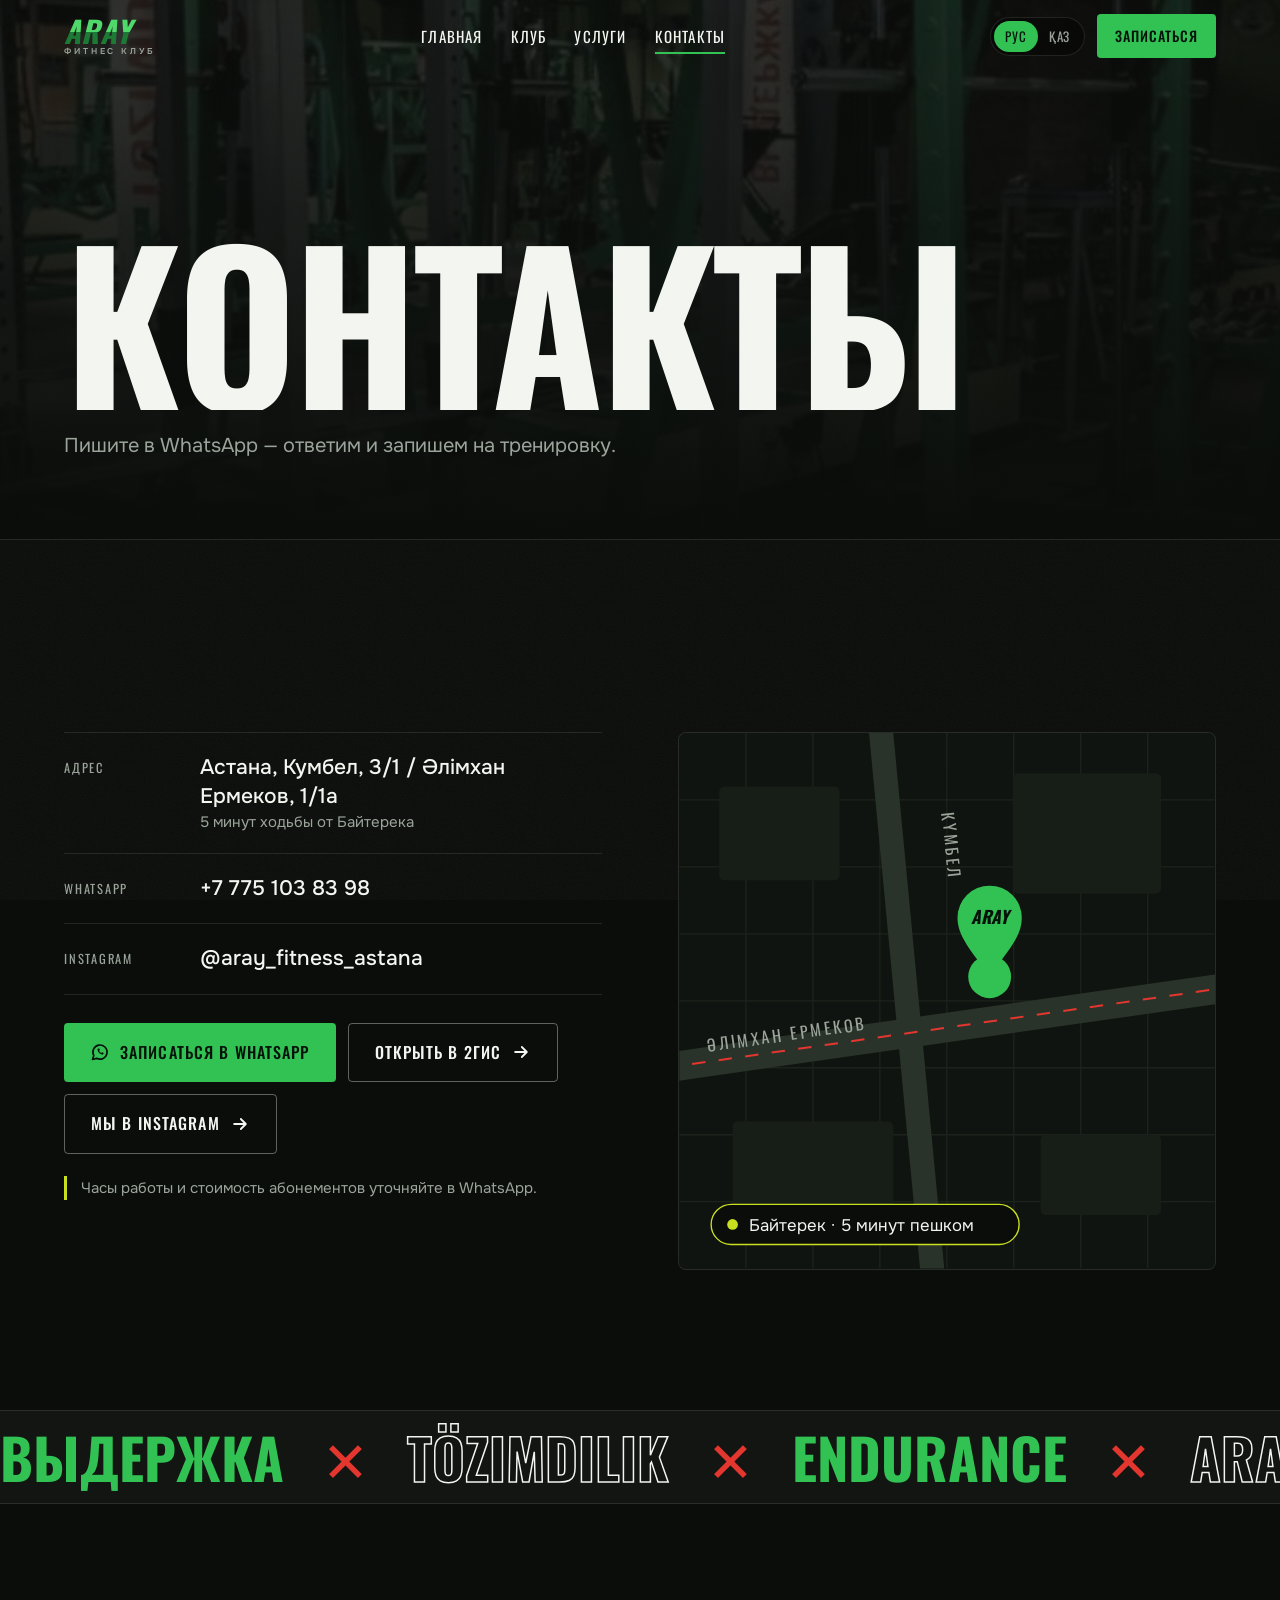
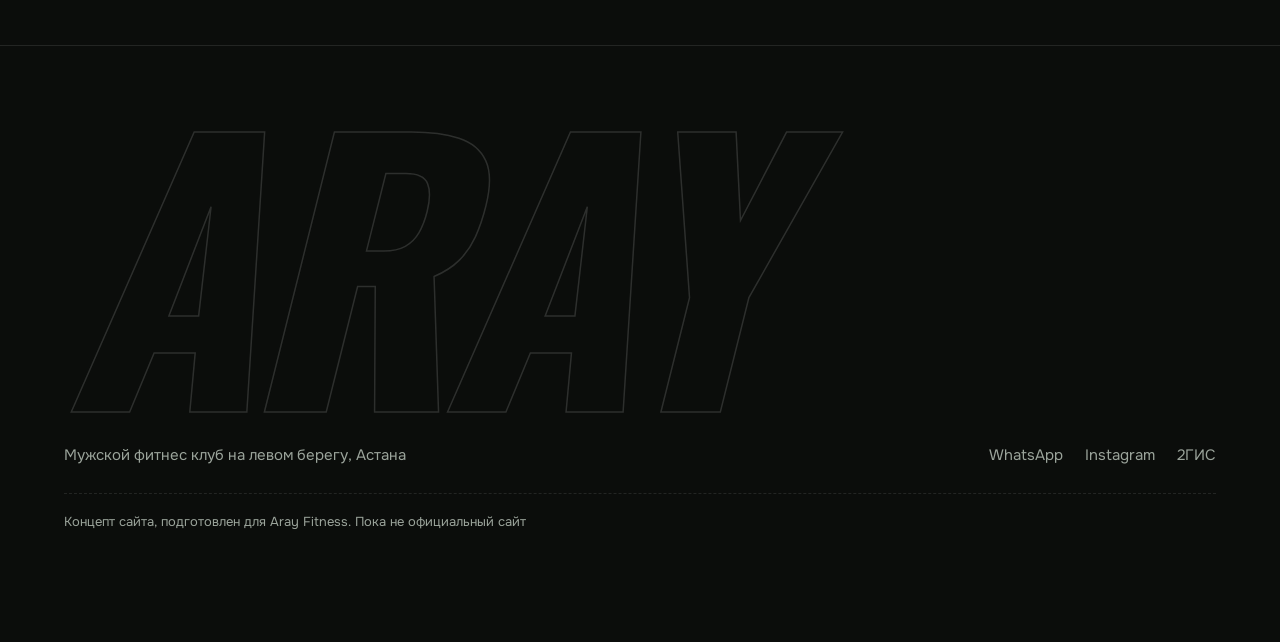
<file: contacts.html>
<!DOCTYPE html>
<html lang="ru">
<head>
<meta charset="utf-8">
<meta name="viewport" content="width=device-width, initial-scale=1, viewport-fit=cover">
<title>Контакты — Aray Fitness, Астана</title>
<meta name="description" content="Адрес фитнес клуба Aray в Астане, WhatsApp и Instagram.">
<!-- ДЕМО: после продажи удалить следующую строку -->
<meta name="robots" content="noindex, nofollow">
<meta name="theme-color" content="#0b0d0b">
<link rel="icon" href="assets/img/favicon.png">
<link rel="preload" href="assets/fonts/oswald-cyrillic-wght-normal.woff2" as="font" type="font/woff2" crossorigin>
<link rel="stylesheet" href="css/style.css?v=2">
</head>
<body>
<div class="loader" aria-hidden="true"><div class="loader__word" data-w="ARAY">ARAY</div><div class="loader__bar"></div></div>
<div class="progress"></div>
<div class="glow"></div>
<header class="header">
  <a class="logo" href="index.html" aria-label="Aray Fitness"><b>ARAY</b><small>ФИТНЕС КЛУБ</small></a>
  <nav class="nav"><a href="index.html" data-i18n="nav_home">Главная</a><a href="club.html" data-i18n="nav_club">Клуб</a><a href="services.html" data-i18n="nav_services">Услуги</a><a href="contacts.html" class="active" data-i18n="nav_contacts">Контакты</a></nav>
  <div class="header__right">
    <div class="lang" role="group" aria-label="Язык"><button data-lang="ru" class="on">РУС</button><button data-lang="kz">ҚАЗ</button></div>
    <a class="btn btn--green btn--sm" href="https://wa.me/77751038398" target="_blank" rel="noopener" data-i18n="cta_short">Записаться</a>
    <button class="burger" aria-label="Меню"><i></i><i></i></button>
  </div>
</header>
<main>
<section class="phead">
  <div class="phead__bg" style="background-image:url('assets/img/racks.jpg')"></div>
  <h1><i data-i18n="nav_contacts">Контакты</i></h1>
  <p class="lead" data-i18n="cont_lead">Пишите в WhatsApp — ответим и запишем на тренировку.</p>
</section>

<section class="section">
  
  <div class="find" style="margin-top:clamp(28px,4vw,56px)">
    <div data-r>
      <ul class="info">
        <li><span data-i18n="addr_label">Адрес</span><b><i data-i18n="addr" style="font-style:normal">Астана, Кумбел, 3/1 / Әлімхан Ермеков, 1/1а</i><em data-i18n="addr_note">5 минут ходьбы от Байтерека</em></b></li>
        <li><span>WhatsApp</span><b><a href="https://wa.me/77751038398" target="_blank" rel="noopener">+7 775 103 83 98</a></b></li>
        <li><span>Instagram</span><b><a href="https://www.instagram.com/aray_fitness_astana" target="_blank" rel="noopener">@aray_fitness_astana</a></b></li>
      </ul>
      <div class="find__btns">
        <a class="btn btn--green" href="https://wa.me/77751038398" target="_blank" rel="noopener"><svg viewBox="0 0 24 24" fill="none" stroke="currentColor" stroke-width="2" stroke-linecap="round" stroke-linejoin="round" aria-hidden="true"><path d="M3 21l1.6-4.7A8.5 8.5 0 1 1 8 19.6L3 21z"/><path d="M9 8.4c0 3.6 3 6.6 6.6 6.6l1-1.8-2.200-1-.8 1c-1.200-.5-2.200-1.500-2.700-2.700l1-.8-1-2.200L9 8.400z" fill="currentColor" stroke="none"/></svg><span data-i18n="cta_wa">Записаться в WhatsApp</span></a>
        <a class="btn btn--ghost" href="https://2gis.kz/astana/search/Aray%20%D1%84%D0%B8%D1%82%D0%BD%D0%B5%D1%81%20%D0%BA%D0%BB%D1%83%D0%B1" target="_blank" rel="noopener"><span data-i18n="btn_2gis">Открыть в 2ГИС</span><svg viewBox="0 0 24 24" fill="none" stroke="currentColor" stroke-width="2.2" stroke-linecap="round" stroke-linejoin="round" aria-hidden="true"><path d="M5 12h14M13 6l6 6-6 6"/></svg></a>
        <a class="btn btn--ghost" href="https://www.instagram.com/aray_fitness_astana" target="_blank" rel="noopener"><span data-i18n="btn_ig">Мы в Instagram</span><svg viewBox="0 0 24 24" fill="none" stroke="currentColor" stroke-width="2.2" stroke-linecap="round" stroke-linejoin="round" aria-hidden="true"><path d="M5 12h14M13 6l6 6-6 6"/></svg></a>
      </div>
      <p class="note" data-i18n="hours_note">Часы работы и стоимость абонементов уточняйте в WhatsApp.</p>
    </div>
    <div class="mapcard" data-r="clip">
  <svg viewBox="0 0 400 400" role="img" aria-label="Схема расположения">
    <rect width="400" height="400" fill="#101410"/>
    <g stroke="#1c221c" stroke-width="1"><path d="M0 50h400M0 100h400M0 150h400M0 200h400M0 250h400M0 300h400M0 350h400M50 0v400M100 0v400M150 0v400M200 0v400M250 0v400M300 0v400M350 0v400"/></g>
    <g fill="#171d17"><rect x="30" y="40" width="90" height="70" rx="4"/><rect x="250" y="30" width="110" height="90" rx="4"/><rect x="40" y="290" width="120" height="70" rx="4"/><rect x="270" y="300" width="90" height="60" rx="4"/></g>
    <path d="M-10 250 L410 190" stroke="#2a332a" stroke-width="22"/><path d="M150 -10 L190 410" stroke="#2a332a" stroke-width="18"/>
    <path d="M-10 250 L410 190" stroke="#e2362f" stroke-width="1.5" stroke-dasharray="10 10"/>
    <text x="22" y="238" fill="#9ba49b" font-family="Oswald,sans-serif" font-size="12" letter-spacing="2" transform="rotate(-8 22 238)">ӘЛІМХАН ЕРМЕКОВ</text>
    <text x="196" y="60" fill="#9ba49b" font-family="Oswald,sans-serif" font-size="12" letter-spacing="2" transform="rotate(84 196 60)">КҮМБЕЛ</text>
    <circle class="pulse" cx="232" cy="182" r="16" fill="#32c253"/>
    <g class="pin"><path d="M232 182c-14-20-24-30-24-44a24 24 0 1 1 48 0c0 14-10 24-24 44z" fill="#32c253"/><text x="232" y="143" text-anchor="middle" fill="#04130a" font-family="Oswald,sans-serif" font-weight="700" font-style="italic" font-size="13">ARAY</text></g>
    <g transform="translate(24 352)"><rect width="230" height="30" rx="15" fill="#0b0d0b" stroke="#c9e021"/><circle cx="16" cy="15" r="4" fill="#c9e021"/><text x="28" y="20" fill="#f3f6f0" font-family="Onest,sans-serif" font-size="12.5" data-i18n="map_bt">Байтерек · 5 минут пешком</text></g>
  </svg>
</div>
  </div>
</section>

<div class="marquee" aria-hidden="true"><div class="marquee__track"><span>ВЫДЕРЖКА</span><b>✕</b><span>TÖZIMDILIK</span><b>✕</b><span>ENDURANCE</span><b>✕</b><span>ARAY FITNESS</span><b>✕</b><span>ВЫДЕРЖКА</span><b>✕</b><span>TÖZIMDILIK</span><b>✕</b><span>ENDURANCE</span><b>✕</b><span>ARAY FITNESS</span><b>✕</b></div><div class="marquee__track"><span>ВЫДЕРЖКА</span><b>✕</b><span>TÖZIMDILIK</span><b>✕</b><span>ENDURANCE</span><b>✕</b><span>ARAY FITNESS</span><b>✕</b><span>ВЫДЕРЖКА</span><b>✕</b><span>TÖZIMDILIK</span><b>✕</b><span>ENDURANCE</span><b>✕</b><span>ARAY FITNESS</span><b>✕</b></div></div>
</main>
<footer class="footer">
  <div class="footer__big" aria-hidden="true">ARAY</div>
  <div class="footer__row">
    <p data-i18n="foot_tag">Мужской фитнес клуб на левом берегу, Астана</p>
    <div class="footer__links"><a href="https://wa.me/77751038398" target="_blank" rel="noopener">WhatsApp</a><a href="https://www.instagram.com/aray_fitness_astana" target="_blank" rel="noopener">Instagram</a><a href="https://2gis.kz/astana/search/Aray%20%D1%84%D0%B8%D1%82%D0%BD%D0%B5%D1%81%20%D0%BA%D0%BB%D1%83%D0%B1" target="_blank" rel="noopener">2ГИС</a></div>
  </div>
  <!-- ДЕМО: после продажи удалить следующую строку -->
  <p class="demo" data-i18n="demo">Концепт сайта, подготовлен для Aray Fitness. Пока не официальный сайт</p>
</footer>
<a class="fab" href="https://wa.me/77751038398" target="_blank" rel="noopener" aria-label="WhatsApp"><svg viewBox="0 0 24 24" fill="none" stroke="currentColor" stroke-width="2" stroke-linecap="round" stroke-linejoin="round" aria-hidden="true"><path d="M3 21l1.6-4.7A8.5 8.5 0 1 1 8 19.6L3 21z"/><path d="M9 8.4c0 3.6 3 6.6 6.6 6.6l1-1.8-2.200-1-.8 1c-1.200-.5-2.200-1.500-2.700-2.700l1-.8-1-2.200L9 8.400z" fill="currentColor" stroke="none"/></svg></a>
<script src="js/main.js"></script>
</body>
</html>
</file>
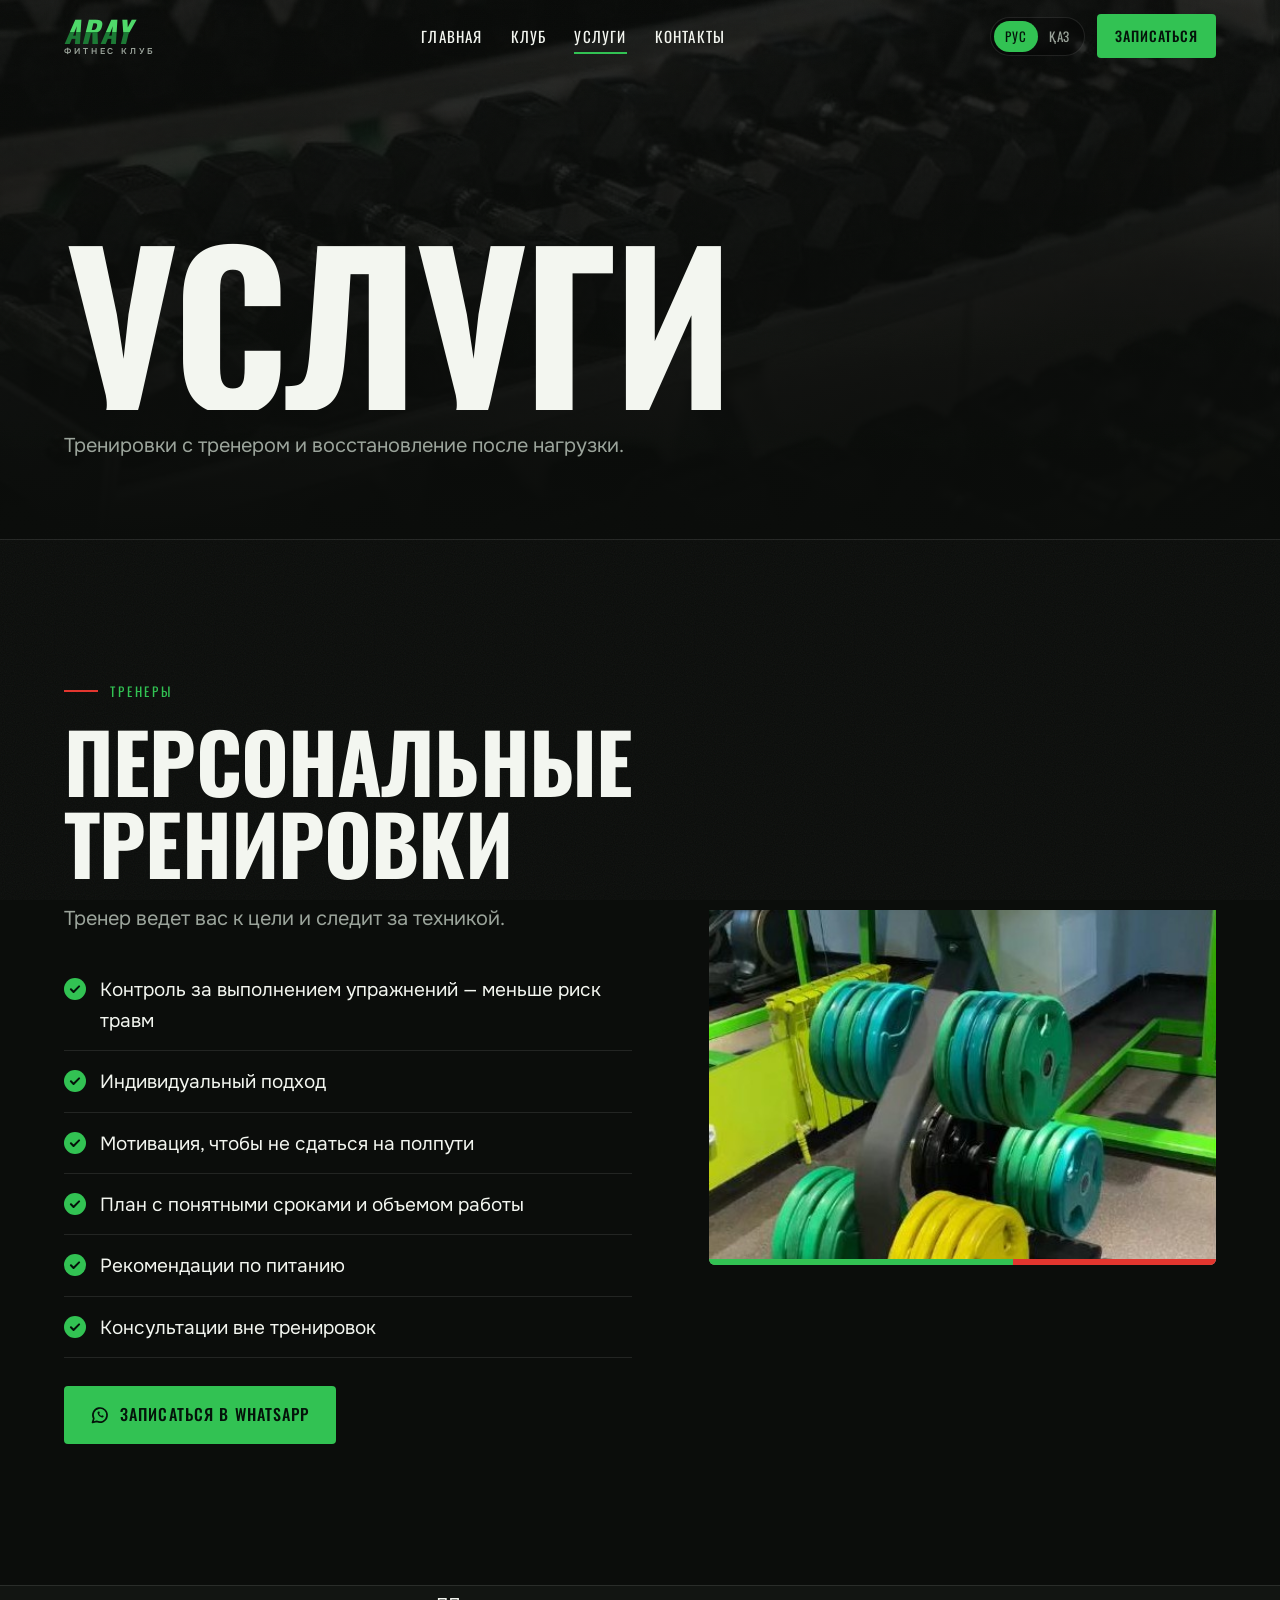
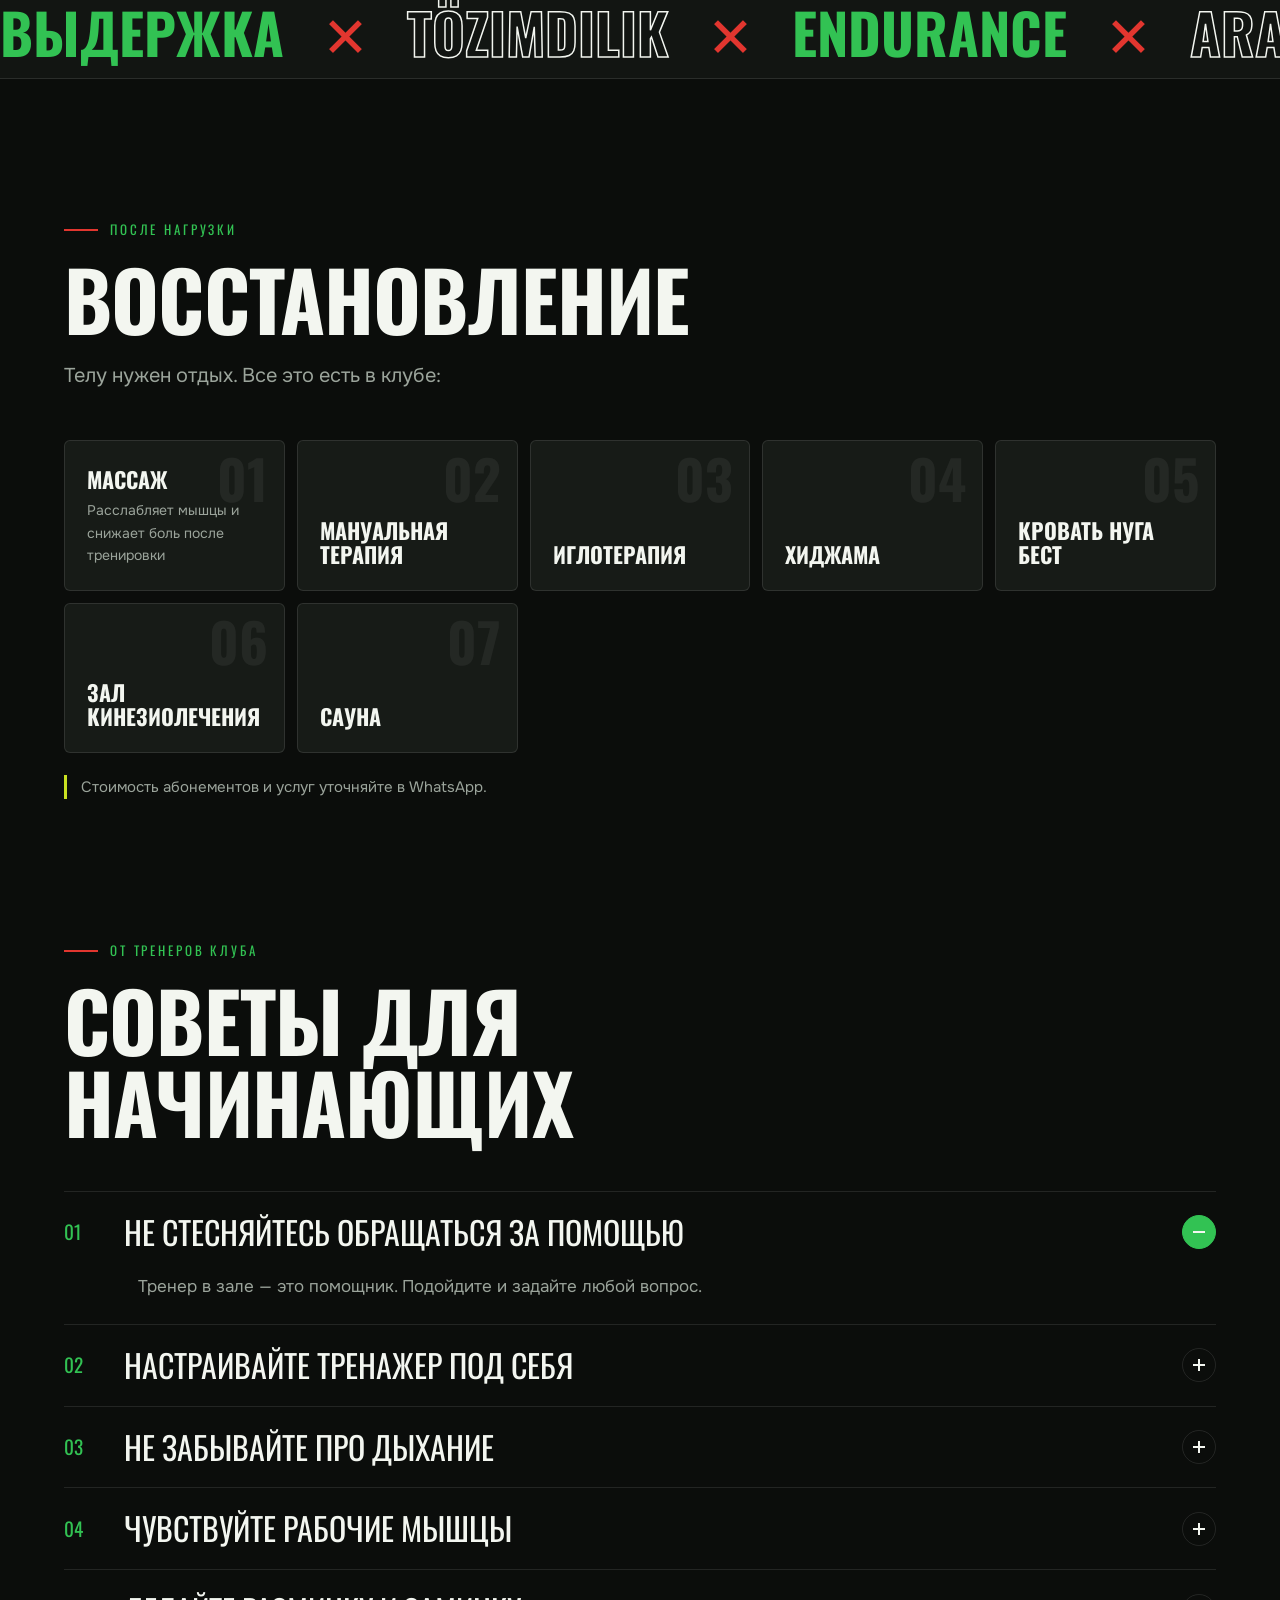
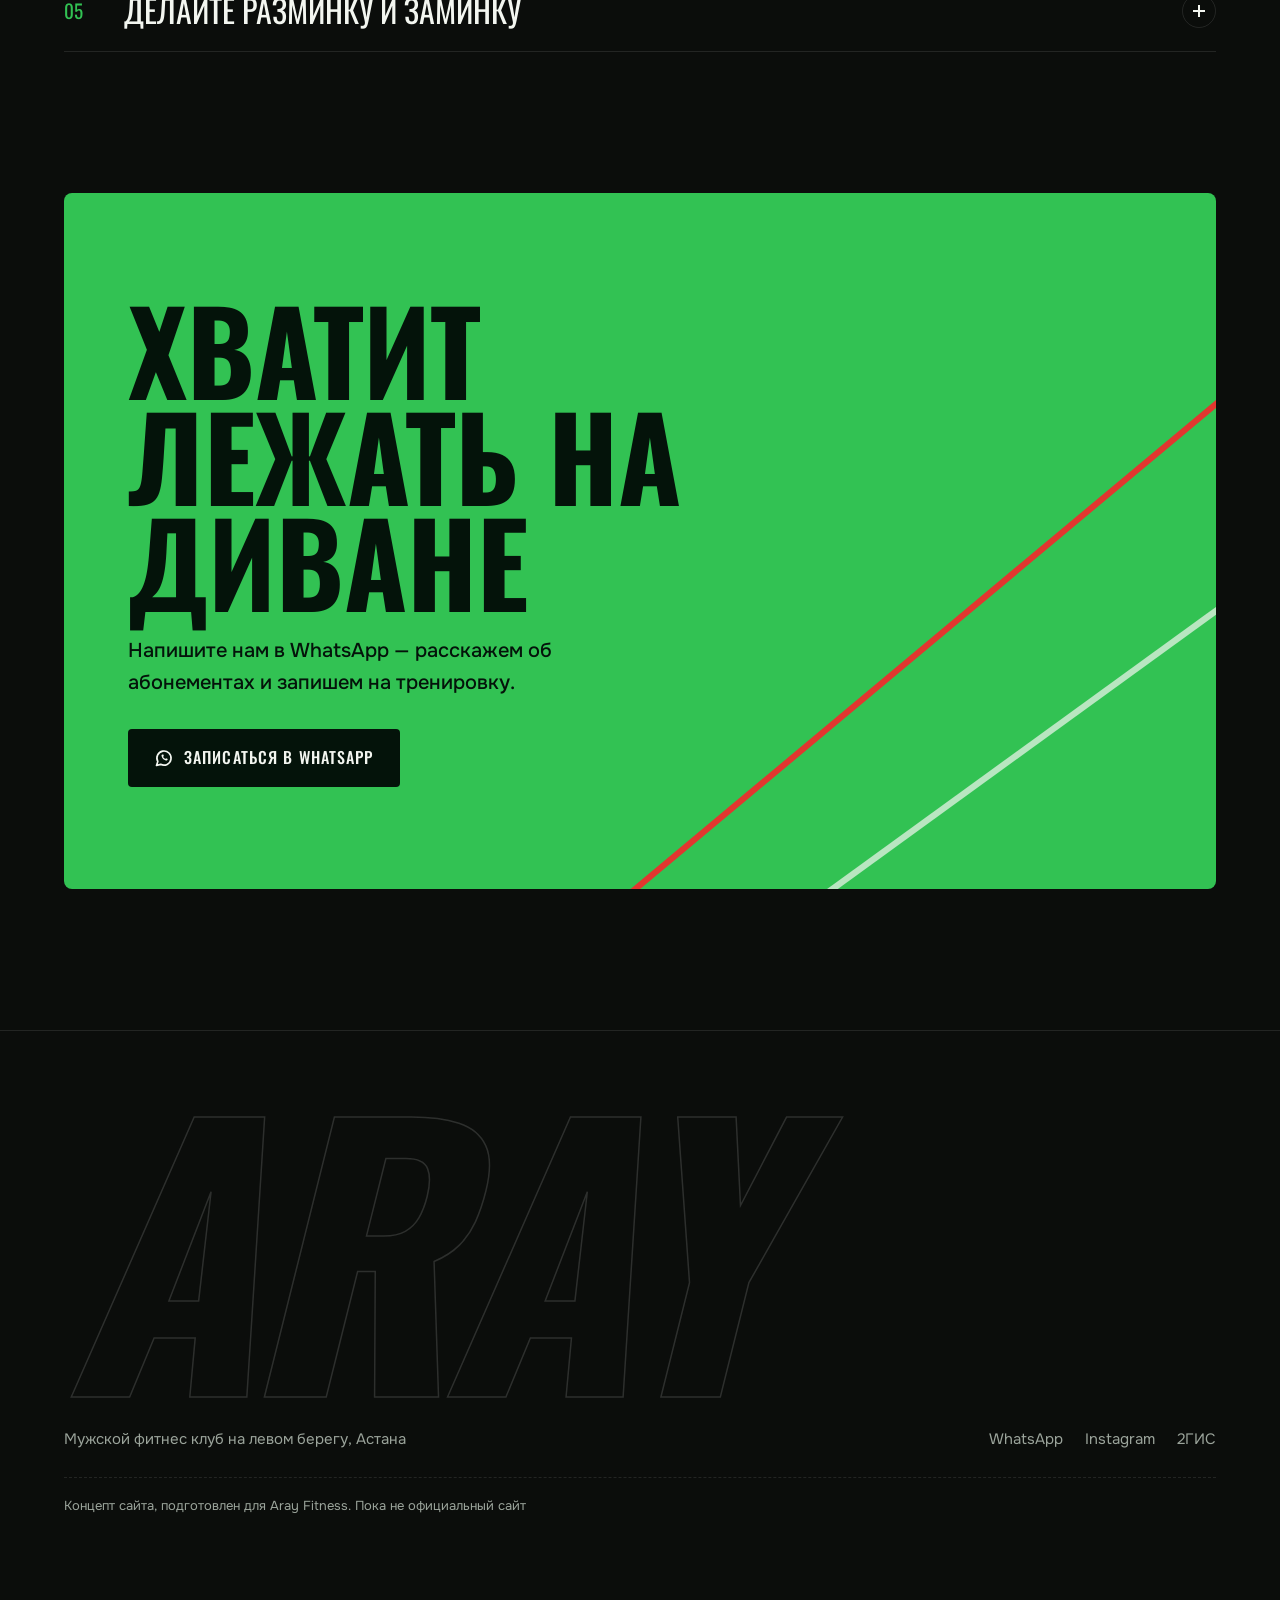
<file: services.html>
<!DOCTYPE html>
<html lang="ru">
<head>
<meta charset="utf-8">
<meta name="viewport" content="width=device-width, initial-scale=1, viewport-fit=cover">
<title>Услуги — Aray Fitness, Астана</title>
<meta name="description" content="Персональные тренировки, массаж, мануальная терапия, иглотерапия, хиджама, сауна и зал кинезиолечения в фитнес клубе Aray.">
<!-- ДЕМО: после продажи удалить следующую строку -->
<meta name="robots" content="noindex, nofollow">
<meta name="theme-color" content="#0b0d0b">
<link rel="icon" href="assets/img/favicon.png">
<link rel="preload" href="assets/fonts/oswald-cyrillic-wght-normal.woff2" as="font" type="font/woff2" crossorigin>
<link rel="stylesheet" href="css/style.css?v=2">
</head>
<body>
<div class="loader" aria-hidden="true"><div class="loader__word" data-w="ARAY">ARAY</div><div class="loader__bar"></div></div>
<div class="progress"></div>
<div class="glow"></div>
<header class="header">
  <a class="logo" href="index.html" aria-label="Aray Fitness"><b>ARAY</b><small>ФИТНЕС КЛУБ</small></a>
  <nav class="nav"><a href="index.html" data-i18n="nav_home">Главная</a><a href="club.html" data-i18n="nav_club">Клуб</a><a href="services.html" class="active" data-i18n="nav_services">Услуги</a><a href="contacts.html" data-i18n="nav_contacts">Контакты</a></nav>
  <div class="header__right">
    <div class="lang" role="group" aria-label="Язык"><button data-lang="ru" class="on">РУС</button><button data-lang="kz">ҚАЗ</button></div>
    <a class="btn btn--green btn--sm" href="https://wa.me/77751038398" target="_blank" rel="noopener" data-i18n="cta_short">Записаться</a>
    <button class="burger" aria-label="Меню"><i></i><i></i></button>
  </div>
</header>
<main>
<section class="phead">
  <div class="phead__bg" style="background-image:url('assets/img/dumbbells.jpg')"></div>
  <h1><i data-i18n="nav_services">Услуги</i></h1>
  <p class="lead" data-i18n="srv_lead">Тренировки с тренером и восстановление после нагрузки.</p>
</section>

<section class="section">
  <div class="split split--rev">
    <div class="split__img" data-r="clip"><img src="assets/img/plates.jpg" alt="" loading="lazy" data-par="-0.08"></div>
    <div><div data-r><p class="eyebrow" data-i18n="tr_eyebrow">Тренеры</p><h2 class="h2" data-i18n="tr_btn">Персональные тренировки</h2><p class="lead" data-i18n="pt_text">Тренер ведет вас к цели и следит за техникой.</p></div>
      <ul class="checks"><li data-r style="--d:0.00s"><span data-i18n="pt1">Контроль за выполнением упражнений — меньше риск травм</span></li><li data-r style="--d:0.05s"><span data-i18n="pt2">Индивидуальный подход</span></li><li data-r style="--d:0.10s"><span data-i18n="pt3">Мотивация, чтобы не сдаться на полпути</span></li><li data-r style="--d:0.15s"><span data-i18n="pt4">План с понятными сроками и объемом работы</span></li><li data-r style="--d:0.20s"><span data-i18n="pt5">Рекомендации по питанию</span></li><li data-r style="--d:0.25s"><span data-i18n="pt6">Консультации вне тренировок</span></li></ul>
      <div data-r><a class="btn btn--green" href="https://wa.me/77751038398" target="_blank" rel="noopener"><svg viewBox="0 0 24 24" fill="none" stroke="currentColor" stroke-width="2" stroke-linecap="round" stroke-linejoin="round" aria-hidden="true"><path d="M3 21l1.6-4.7A8.5 8.5 0 1 1 8 19.6L3 21z"/><path d="M9 8.4c0 3.6 3 6.6 6.6 6.6l1-1.8-2.200-1-.8 1c-1.200-.5-2.200-1.500-2.700-2.700l1-.8-1-2.200L9 8.400z" fill="currentColor" stroke="none"/></svg><span data-i18n="cta_wa">Записаться в WhatsApp</span></a></div></div>
  </div>
</section>
<div class="marquee" aria-hidden="true"><div class="marquee__track"><span>ВЫДЕРЖКА</span><b>✕</b><span>TÖZIMDILIK</span><b>✕</b><span>ENDURANCE</span><b>✕</b><span>ARAY FITNESS</span><b>✕</b><span>ВЫДЕРЖКА</span><b>✕</b><span>TÖZIMDILIK</span><b>✕</b><span>ENDURANCE</span><b>✕</b><span>ARAY FITNESS</span><b>✕</b></div><div class="marquee__track"><span>ВЫДЕРЖКА</span><b>✕</b><span>TÖZIMDILIK</span><b>✕</b><span>ENDURANCE</span><b>✕</b><span>ARAY FITNESS</span><b>✕</b><span>ВЫДЕРЖКА</span><b>✕</b><span>TÖZIMDILIK</span><b>✕</b><span>ENDURANCE</span><b>✕</b><span>ARAY FITNESS</span><b>✕</b></div></div>
<section class="section">
  <div data-r><p class="eyebrow" data-i18n="rec_eyebrow">После нагрузки</p><h2 class="h2" data-i18n="rec_title">Восстановление</h2><p class="lead" data-i18n="rec_text">Телу нужен отдых. Все это есть в клубе:</p></div>
  <div class="tiles"><div class="tile" data-n="01" data-r style="--d:0.00s"><h3 data-i18n="r1">Массаж</h3><p data-i18n="r1d">Расслабляет мышцы и снижает боль после тренировки</p></div><div class="tile" data-n="02" data-r style="--d:0.05s"><h3 data-i18n="r2">Мануальная терапия</h3></div><div class="tile" data-n="03" data-r style="--d:0.10s"><h3 data-i18n="r3">Иглотерапия</h3></div><div class="tile" data-n="04" data-r style="--d:0.15s"><h3 data-i18n="r4">Хиджама</h3></div><div class="tile" data-n="05" data-r style="--d:0.20s"><h3 data-i18n="r5">Кровать Нуга Бест</h3></div><div class="tile" data-n="06" data-r style="--d:0.25s"><h3 data-i18n="r6">Зал кинезиолечения</h3></div><div class="tile" data-n="07" data-r style="--d:0.30s"><h3 data-i18n="z_sauna">Сауна</h3></div></div>
  <p class="note" data-i18n="price_note" data-r>Стоимость абонементов и услуг уточняйте в WhatsApp.</p>
</section>
<section class="section" style="padding-top:0">
  <div data-r><p class="eyebrow" data-i18n="tips_eyebrow">От тренеров клуба</p><h2 class="h2" data-i18n="tips_title">Советы для начинающих</h2></div>
  <div class="acc"><div class="acc__item open" data-r><button class="acc__btn" aria-expanded="true"><em>01</em><span data-i18n="tip1">Не стесняйтесь обращаться за помощью</span><i></i></button><div class="acc__body"><div><p data-i18n="tip1d">Тренер в зале — это помощник. Подойдите и задайте любой вопрос.</p></div></div></div><div class="acc__item" data-r><button class="acc__btn" aria-expanded="false"><em>02</em><span data-i18n="tip2">Настраивайте тренажер под себя</span><i></i></button><div class="acc__body"><div><p data-i18n="tip2d">Правильная фиксация помогает почувствовать нужные мышцы и распределить нагрузку.</p></div></div></div><div class="acc__item" data-r><button class="acc__btn" aria-expanded="false"><em>03</em><span data-i18n="tip3">Не забывайте про дыхание</span><i></i></button><div class="acc__body"><div><p data-i18n="tip3d">Всегда делайте вдох и выдох. На задержке дыхания вы сделаете меньше, и может закружиться голова.</p></div></div></div><div class="acc__item" data-r><button class="acc__btn" aria-expanded="false"><em>04</em><span data-i18n="tip4">Чувствуйте рабочие мышцы</span><i></i></button><div class="acc__body"><div><p data-i18n="tip4d">Работать должны большие мышечные группы, а не мелкие: в упражнениях на спину чувствуйте спину, а не руки.</p></div></div></div><div class="acc__item" data-r><button class="acc__btn" aria-expanded="false"><em>05</em><span data-i18n="tip5">Делайте разминку и заминку</span><i></i></button><div class="acc__body"><div><p data-i18n="tip5d">Кардио и легкая растяжка до и после тренировки готовят тело к нагрузке и помогают восстановиться.</p></div></div></div></div>
</section>
<section class="cta" data-r>
  <svg class="floor" viewBox="0 0 1200 500" preserveAspectRatio="none" aria-hidden="true"><path d="M560 520 L1220 140" stroke="#e2362f"/><path d="M760 520 L1220 290" stroke="#f3f6f0" opacity=".7"/></svg>
  <h2 data-i18n="cta_title">Хватит лежать на диване</h2>
  <p data-i18n="cta_text">Напишите нам в WhatsApp — расскажем об абонементах и запишем на тренировку.</p>
  <a class="btn btn--dark" href="https://wa.me/77751038398" target="_blank" rel="noopener"><svg viewBox="0 0 24 24" fill="none" stroke="currentColor" stroke-width="2" stroke-linecap="round" stroke-linejoin="round" aria-hidden="true"><path d="M3 21l1.6-4.7A8.5 8.5 0 1 1 8 19.6L3 21z"/><path d="M9 8.4c0 3.6 3 6.6 6.6 6.6l1-1.8-2.200-1-.8 1c-1.200-.5-2.200-1.500-2.700-2.700l1-.8-1-2.200L9 8.400z" fill="currentColor" stroke="none"/></svg><span data-i18n="cta_wa">Записаться в WhatsApp</span></a>
</section>

</main>
<footer class="footer">
  <div class="footer__big" aria-hidden="true">ARAY</div>
  <div class="footer__row">
    <p data-i18n="foot_tag">Мужской фитнес клуб на левом берегу, Астана</p>
    <div class="footer__links"><a href="https://wa.me/77751038398" target="_blank" rel="noopener">WhatsApp</a><a href="https://www.instagram.com/aray_fitness_astana" target="_blank" rel="noopener">Instagram</a><a href="https://2gis.kz/astana/search/Aray%20%D1%84%D0%B8%D1%82%D0%BD%D0%B5%D1%81%20%D0%BA%D0%BB%D1%83%D0%B1" target="_blank" rel="noopener">2ГИС</a></div>
  </div>
  <!-- ДЕМО: после продажи удалить следующую строку -->
  <p class="demo" data-i18n="demo">Концепт сайта, подготовлен для Aray Fitness. Пока не официальный сайт</p>
</footer>
<a class="fab" href="https://wa.me/77751038398" target="_blank" rel="noopener" aria-label="WhatsApp"><svg viewBox="0 0 24 24" fill="none" stroke="currentColor" stroke-width="2" stroke-linecap="round" stroke-linejoin="round" aria-hidden="true"><path d="M3 21l1.6-4.7A8.5 8.5 0 1 1 8 19.6L3 21z"/><path d="M9 8.4c0 3.6 3 6.6 6.6 6.6l1-1.8-2.200-1-.8 1c-1.200-.5-2.200-1.500-2.700-2.700l1-.8-1-2.200L9 8.400z" fill="currentColor" stroke="none"/></svg></a>
<script src="js/main.js"></script>
</body>
</html>
</file>
<file: css/style.css>
/* Aray Fitness — оформление и анимации */
@font-face{font-family:"Onest";font-style:normal;font-weight:100 900;font-display:swap;src:url("../assets/fonts/onest-cyrillic-ext-wght-normal.woff2") format("woff2");unicode-range:U+0460-052F,U+1C80-1C8A,U+20B4,U+2DE0-2DFF,U+A640-A69F,U+FE2E-FE2F}
@font-face{font-family:"Onest";font-style:normal;font-weight:100 900;font-display:swap;src:url("../assets/fonts/onest-cyrillic-wght-normal.woff2") format("woff2");unicode-range:U+0301,U+0400-045F,U+0490-0491,U+04B0-04B1,U+2116}
@font-face{font-family:"Onest";font-style:normal;font-weight:100 900;font-display:swap;src:url("../assets/fonts/onest-latin-wght-normal.woff2") format("woff2");unicode-range:U+0000-00FF,U+0131,U+0152-0153,U+02BB-02BC,U+02C6,U+02DA,U+02DC,U+0304,U+0308,U+0329,U+2000-206F,U+20AC,U+2122,U+2191,U+2193,U+2212,U+2215,U+FEFF,U+FFFD}
@font-face{font-family:"Oswald";font-style:normal;font-weight:200 700;font-display:swap;src:url("../assets/fonts/oswald-cyrillic-ext-wght-normal.woff2") format("woff2");unicode-range:U+0460-052F,U+1C80-1C8A,U+20B4,U+2DE0-2DFF,U+A640-A69F,U+FE2E-FE2F}
@font-face{font-family:"Oswald";font-style:normal;font-weight:200 700;font-display:swap;src:url("../assets/fonts/oswald-cyrillic-wght-normal.woff2") format("woff2");unicode-range:U+0301,U+0400-045F,U+0490-0491,U+04B0-04B1,U+2116}
@font-face{font-family:"Oswald";font-style:normal;font-weight:200 700;font-display:swap;src:url("../assets/fonts/oswald-latin-wght-normal.woff2") format("woff2");unicode-range:U+0000-00FF,U+0131,U+0152-0153,U+02BB-02BC,U+02C6,U+02DA,U+02DC,U+0304,U+0308,U+0329,U+2000-206F,U+20AC,U+2122,U+2191,U+2193,U+2212,U+2215,U+FEFF,U+FFFD}

:root{
  --bg:#0b0d0b; --bg2:#121512; --card:#171b17; --line:rgba(255,255,255,.1);
  --green:#32c253; --green-d:#1c7a35; --lime:#c9e021; --red:#e2362f;
  --text:#f3f6f0; --muted:#9ba49b;
  --display:"Oswald","Arial Narrow",sans-serif; --body:"Onest",system-ui,sans-serif;
  --pad:clamp(20px,5vw,72px); --ease:cubic-bezier(.2,.8,.2,1);
}
*{box-sizing:border-box;margin:0;padding:0}
html{scroll-behavior:smooth;-webkit-text-size-adjust:100%}
body{background:var(--bg);color:var(--text);font-family:var(--body);font-size:17px;line-height:1.6;overflow-x:hidden;-webkit-font-smoothing:antialiased}
img{display:block;max-width:100%}
a{color:inherit;text-decoration:none}
button{font:inherit;color:inherit;background:none;border:0;cursor:pointer}
ul{list-style:none}
::selection{background:var(--green);color:#041006}
:focus-visible{outline:2px solid var(--lime);outline-offset:3px}

/* Зерно и полоса прогресса */
body::before{content:"";position:fixed;inset:0;z-index:1;pointer-events:none;opacity:.05;background-image:url("data:image/svg+xml,%3Csvg xmlns='http://www.w3.org/2000/svg' width='160' height='160'%3E%3Cfilter id='n'%3E%3CfeTurbulence type='fractalNoise' baseFrequency='.9' numOctaves='2'/%3E%3C/filter%3E%3Crect width='100%25' height='100%25' filter='url(%23n)'/%3E%3C/svg%3E")}
.progress{position:fixed;top:0;left:0;height:3px;width:100%;z-index:60;background:linear-gradient(90deg,var(--green),var(--lime));transform-origin:0 50%;transform:scaleX(0)}

/* Заставка */
.loader{position:fixed;inset:0;z-index:100;background:var(--bg);display:grid;place-items:center;transition:transform .8s var(--ease) .1s}
.loader__word{font-family:var(--display);font-weight:700;font-style:italic;font-size:clamp(72px,24vw,220px);letter-spacing:-.02em;line-height:1;color:transparent;-webkit-text-stroke:1.5px rgba(255,255,255,.22);position:relative}
.loader__word::after{content:attr(data-w);position:absolute;inset:0;color:var(--green);-webkit-text-stroke:0;clip-path:inset(100% 0 0 0);animation:fill 1.1s var(--ease) forwards}
.loader__bar{position:absolute;left:0;bottom:0;height:4px;width:100%;background:var(--red);transform-origin:0 50%;animation:bar 1.1s var(--ease) forwards}
@keyframes fill{to{clip-path:inset(0 0 0 0)}}
@keyframes bar{from{transform:scaleX(0)}to{transform:scaleX(1)}}
body.ready .loader{transform:translateY(-101%)}
body.noloader .loader{display:none}

/* Шапка */
.header{position:fixed;top:0;left:0;right:0;z-index:50;display:flex;align-items:center;justify-content:space-between;gap:16px;padding:14px var(--pad);transition:background .3s,padding .3s,transform .4s var(--ease)}
.header.scrolled{background:rgba(11,13,11,.82);backdrop-filter:blur(14px);-webkit-backdrop-filter:blur(14px);padding-block:10px;border-bottom:1px solid var(--line)}
.header.hide{transform:translateY(-100%)}
.logo{display:inline-flex;flex-direction:column;line-height:1}
.logo b{font-family:var(--display);font-style:italic;font-weight:700;font-size:30px;letter-spacing:.01em;background:linear-gradient(180deg,#4fd96a 0 54%,var(--green-d) 54% 100%);-webkit-background-clip:text;background-clip:text;color:transparent;padding-right:4px}
.logo small{font-size:8.5px;letter-spacing:.34em;color:var(--muted);font-weight:600;margin-top:2px}
.nav{display:flex;align-items:center;gap:28px}
.nav a{font-family:var(--display);text-transform:uppercase;letter-spacing:.08em;font-size:15px;position:relative;padding:6px 0}
.nav a::after{content:"";position:absolute;left:0;bottom:0;height:2px;width:100%;background:var(--green);transform:scaleX(0);transform-origin:100% 50%;transition:transform .35s var(--ease)}
.nav a:hover::after,.nav a.active::after{transform:scaleX(1);transform-origin:0 50%}
.header__right{display:flex;align-items:center;gap:12px}
.lang{display:flex;border:1px solid var(--line);border-radius:99px;padding:3px;background:rgba(0,0,0,.35)}
.lang button{font-family:var(--display);font-size:13px;letter-spacing:.06em;padding:5px 11px;border-radius:99px;color:var(--muted);transition:.25s}
.lang button.on{background:var(--green);color:#04130a}
.burger{display:none;width:44px;height:44px;border-radius:50%;background:var(--green);position:relative}
.burger i{position:absolute;left:13px;right:13px;height:2px;background:#04130a;transition:.35s var(--ease)}
.burger i:first-child{top:18px}.burger i:last-child{top:25px}
body.menu .burger i:first-child{top:21.5px;transform:rotate(45deg)}
body.menu .burger i:last-child{top:21.5px;transform:rotate(-45deg)}

/* Кнопки */
.btn{display:inline-flex;align-items:center;gap:10px;font-family:var(--display);text-transform:uppercase;letter-spacing:.07em;font-size:16px;font-weight:500;padding:16px 26px;border-radius:4px;position:relative;overflow:hidden;transition:transform .3s var(--ease),color .3s;isolation:isolate}
.btn svg{width:20px;height:20px;flex:none}
.btn--green{background:var(--green);color:#04130a}
.btn--green::before{content:"";position:absolute;inset:0;background:var(--lime);transform:translateY(101%);transition:transform .4s var(--ease);z-index:-1}
.btn--green:hover::before{transform:none}
.btn--ghost{border:1px solid rgba(255,255,255,.35)}
.btn--ghost:hover{border-color:var(--green);color:var(--green)}
.btn:active{transform:scale(.97)}
.btn--sm{padding:11px 18px;font-size:14px}

/* Общие блоки */
main{position:relative;z-index:2}
.section{padding:clamp(72px,11vw,150px) var(--pad)}
.eyebrow{font-family:var(--display);text-transform:uppercase;letter-spacing:.22em;font-size:13px;color:var(--green);display:flex;align-items:center;gap:12px;margin-bottom:18px}
.eyebrow::before{content:"";width:34px;height:2px;background:var(--red)}
.h2{font-family:var(--display);font-weight:700;text-transform:uppercase;font-size:clamp(34px,6.4vw,84px);line-height:1;letter-spacing:-.01em;max-width:16ch;text-wrap:balance}
.lead{color:var(--muted);font-size:clamp(17px,1.6vw,20px);max-width:56ch;margin-top:20px}
.green{color:var(--green)}

/* Появление при прокрутке */
[data-r]{opacity:0;transform:translateY(40px);transition:opacity .9s var(--ease),transform .9s var(--ease),clip-path 1.1s var(--ease);transition-delay:var(--d,0s)}
[data-r="left"]{transform:translateX(-50px)}
[data-r="right"]{transform:translateX(50px)}
[data-r="clip"]{opacity:1;transform:none}
[data-r="clip"]>*{clip-path:inset(0 0 100% 0);transition:clip-path 1.2s var(--ease)}
[data-r].in{opacity:1;transform:none}
[data-r="clip"].in>*{clip-path:inset(0 0 0 0)}

/* Первый экран */
.hero{position:relative;min-height:100svh;display:flex;flex-direction:column;justify-content:flex-end;padding:120px var(--pad) clamp(28px,5vw,60px);overflow:hidden}
.hero__bg{position:absolute;inset:-6% 0;z-index:-2;background:url("../assets/img/hall.jpg?v=2") center/cover;filter:saturate(1.1) contrast(1.05);animation:kb 18s ease-in-out infinite alternate;will-change:transform}
@keyframes kb{from{transform:scale(1.05) translateY(var(--py,0))}to{transform:scale(1.18) translateY(var(--py,0))}}
.hero::before{content:"";position:absolute;inset:0;z-index:-1;background:linear-gradient(180deg,rgba(11,13,11,.75) 0,rgba(11,13,11,.35) 35%,rgba(11,13,11,.92) 82%,var(--bg) 100%),linear-gradient(90deg,rgba(11,13,11,.8),transparent 70%)}
.hero__eyebrow{font-family:var(--display);text-transform:uppercase;letter-spacing:.2em;font-size:clamp(11px,1.3vw,14px);color:var(--lime);margin-bottom:18px}
.hero h1{font-family:var(--display);font-weight:700;text-transform:uppercase;font-size:clamp(58px,15.5vw,230px);line-height:.88;letter-spacing:-.02em}
.hero h1 span{display:block;overflow:hidden;padding-top:.06em}
.hero h1 span i{display:block;font-style:normal;transform:translateY(110%);transition:transform 1.1s var(--ease)}
.hero h1 span:nth-child(2) i{transition-delay:.1s;color:transparent;-webkit-text-stroke:2px var(--text)}
.hero h1 span:nth-child(3) i{transition-delay:.2s;color:var(--green)}
body.ready .hero h1 span i{transform:none}
.hero__row{display:flex;flex-wrap:wrap;align-items:flex-end;justify-content:space-between;gap:28px;margin-top:clamp(22px,3vw,40px)}
.hero__sub{max-width:44ch;color:#d5dbd3;font-size:clamp(16px,1.5vw,19px)}
.hero__btns{display:flex;flex-wrap:wrap;gap:12px}
.hero__row>*{opacity:0;transform:translateY(24px);transition:.9s var(--ease) .55s}
body.ready .hero__row>*{opacity:1;transform:none}
.pillar{position:absolute;right:var(--pad);top:120px;writing-mode:vertical-rl;font-family:var(--display);font-weight:700;letter-spacing:.3em;font-size:13px;color:var(--red);display:flex;align-items:center;gap:14px}
.pillar::before{content:"✕";display:grid;place-items:center;width:34px;height:34px;border-radius:50%;background:var(--red);color:#fff;font-size:16px;letter-spacing:0;writing-mode:horizontal-tb;animation:spin 9s linear infinite}
@keyframes spin{to{transform:rotate(360deg)}}

/* Бегущая строка */
.marquee{overflow:hidden;border-block:1px solid var(--line);background:var(--bg2);padding:18px 0;display:flex;user-select:none}
.marquee__track{display:flex;flex:none;gap:38px;padding-right:38px;animation:mq 26s linear infinite;font-family:var(--display);font-weight:700;text-transform:uppercase;font-size:clamp(26px,4.4vw,56px);line-height:1;white-space:nowrap}
.marquee__track span:nth-child(4n+1){color:var(--green)}
.marquee__track span:nth-child(4n+3){color:transparent;-webkit-text-stroke:1.5px var(--text)}
.marquee__track b{color:var(--red);font-weight:400}
.marquee--rev .marquee__track{animation-direction:reverse}
@keyframes mq{to{transform:translateX(-100%)}}

/* Цифры */
.stats{display:grid;grid-template-columns:repeat(3,1fr);gap:1px;background:var(--line);border-block:1px solid var(--line)}
.stat{background:var(--bg);padding:clamp(28px,5vw,64px) var(--pad)}
.stat__n{font-family:var(--display);font-weight:700;font-size:clamp(64px,10vw,150px);line-height:.9;color:var(--green);display:flex;align-items:baseline;gap:8px}
.stat__n small{font-size:.32em;color:var(--text)}
.stat p{color:var(--muted);margin-top:12px;max-width:22ch}

/* Зоны: горизонтальная лента */
.zones__head{display:flex;flex-wrap:wrap;justify-content:space-between;align-items:flex-end;gap:24px;margin-bottom:clamp(28px,4vw,56px)}
.rail{display:flex;gap:18px;overflow-x:auto;scroll-snap-type:x mandatory;padding:0 var(--pad) 22px;margin:0 calc(var(--pad)*-1);scrollbar-width:none;cursor:grab}
.rail::-webkit-scrollbar{display:none}
.zcard{position:relative;flex:none;width:min(78vw,380px);aspect-ratio:3/4;border-radius:6px;overflow:hidden;scroll-snap-align:center;background:var(--card)}
.zcard img{width:100%;height:100%;object-fit:cover;transition:transform 1.2s var(--ease),filter .6s;filter:saturate(.9)}
.zcard:hover img{transform:scale(1.08);filter:saturate(1.15)}
.zcard::after{content:"";position:absolute;inset:0;background:linear-gradient(180deg,transparent 40%,rgba(5,8,5,.92))}
.zcard__num{position:absolute;top:16px;left:16px;z-index:2;font-family:var(--display);font-size:14px;letter-spacing:.1em;background:var(--green);color:#04130a;padding:3px 10px;border-radius:3px}
.zcard__txt{position:absolute;left:20px;right:20px;bottom:20px;z-index:2}
.zcard__txt h3{font-family:var(--display);text-transform:uppercase;font-size:28px;line-height:1.05}
.zcard__txt p{font-size:14.5px;color:#cfd6cc;margin-top:8px;line-height:1.45}

/* Тренеры */
.split{display:grid;grid-template-columns:1.05fr 1fr;gap:clamp(28px,6vw,90px);align-items:center}
.split__img{position:relative;border-radius:6px;overflow:hidden;aspect-ratio:5/4}
.split__img img{width:100%;height:118%;object-fit:cover;transform:translateY(var(--py,0))}
.split__img::after{content:"";position:absolute;left:0;bottom:0;width:100%;height:6px;background:linear-gradient(90deg,var(--green) 0 60%,var(--red) 60% 100%)}
.split .btn{margin-top:28px}
.split--rev .split__img{order:2}

/* Призыв */
.cta{position:relative;margin:0 var(--pad);padding:clamp(48px,8vw,110px) clamp(22px,5vw,80px);border-radius:8px;background:var(--green);color:#04130a;overflow:hidden}
.cta svg.floor{position:absolute;inset:0;width:100%;height:100%;pointer-events:none}
.cta svg.floor path{fill:none;stroke-width:5;stroke-dasharray:1600;stroke-dashoffset:1600;transition:stroke-dashoffset 2.2s var(--ease) .2s}
.cta.in svg.floor path{stroke-dashoffset:0}
.cta h2{font-family:var(--display);font-weight:700;text-transform:uppercase;font-size:clamp(40px,9vw,130px);line-height:.92;position:relative;max-width:11ch}
.cta p{position:relative;max-width:40ch;margin:22px 0 30px;font-size:clamp(17px,1.6vw,20px);font-weight:500}
.btn--dark{background:#04130a;color:var(--text);position:relative}
.btn--dark:hover{color:var(--lime)}

/* Как найти */
.find{display:grid;grid-template-columns:1fr 1fr;gap:clamp(28px,6vw,80px);align-items:start}
.info{border-top:1px solid var(--line)}
.info li{display:grid;grid-template-columns:120px 1fr;gap:16px;padding:20px 0;border-bottom:1px solid var(--line)}
.info span{font-family:var(--display);text-transform:uppercase;letter-spacing:.14em;font-size:12.5px;color:var(--muted);padding-top:5px}
.info b{font-weight:500;font-size:clamp(17px,1.7vw,21px);line-height:1.4}
.info b a:hover{color:var(--green)}
.info em{display:block;font-style:normal;color:var(--muted);font-size:15px;font-weight:400}
.find__btns{display:flex;flex-wrap:wrap;gap:12px;margin-top:28px}
.note{margin-top:22px;color:var(--muted);font-size:15px;border-left:3px solid var(--lime);padding-left:14px}
.mapcard{position:relative;aspect-ratio:1/1;border-radius:8px;overflow:hidden;background:#101410;border:1px solid var(--line)}
.mapcard svg{width:100%;height:100%}
.pin{transform-origin:50% 100%;animation:pin 2.2s var(--ease) infinite}
@keyframes pin{0%,100%{transform:translateY(0)}50%{transform:translateY(-10px)}}
.pulse{transform-origin:center;transform-box:fill-box;animation:pulse 2.2s ease-out infinite}
@keyframes pulse{from{transform:scale(.4);opacity:.8}to{transform:scale(2.6);opacity:0}}

/* Шапка внутренних страниц */
.phead{position:relative;padding:clamp(140px,20vw,230px) var(--pad) clamp(40px,6vw,80px);overflow:hidden;border-bottom:1px solid var(--line)}
.phead__bg{position:absolute;inset:0;z-index:-2;background:center/cover;opacity:.32;filter:grayscale(.4);animation:kb 20s ease-in-out infinite alternate}
.phead::before{content:"";position:absolute;inset:0;z-index:-1;background:linear-gradient(180deg,rgba(11,13,11,.5),var(--bg))}
.phead h1{font-family:var(--display);font-weight:700;text-transform:uppercase;font-size:clamp(64px,16vw,220px);line-height:.88;letter-spacing:-.02em;overflow:hidden}
.phead h1 i{display:block;font-style:normal;transform:translateY(110%);transition:transform 1.1s var(--ease)}
body.ready .phead h1 i{transform:none}

/* Клуб: зоны */
.zone{display:grid;grid-template-columns:1fr 1fr;gap:clamp(24px,6vw,90px);align-items:center;padding:clamp(48px,8vw,110px) var(--pad);border-bottom:1px solid var(--line)}
.zone:nth-child(even) .zone__media{order:2}
.zone__media{position:relative;border-radius:6px;overflow:hidden;aspect-ratio:5/4}
.zone__media.tall{aspect-ratio:4/5;max-width:440px;width:100%;justify-self:center}
.zone__media img{width:100%;height:100%;object-fit:cover;transition:transform 1.4s var(--ease)}
.zone__media:hover img{transform:scale(1.06)}
.zone__num{font-family:var(--display);font-weight:700;font-size:clamp(70px,11vw,160px);line-height:.8;color:transparent;-webkit-text-stroke:1.5px rgba(255,255,255,.2);margin-bottom:10px}
.zone h2{font-family:var(--display);font-weight:700;text-transform:uppercase;font-size:clamp(34px,5.4vw,72px);line-height:1}
.zone p{color:var(--muted);margin-top:16px;max-width:46ch;font-size:clamp(16px,1.5vw,19px)}
.tip{margin-top:20px;padding:14px 16px;border-left:3px solid var(--red);background:var(--bg2);font-size:15px;color:#cfd6cc;max-width:46ch}
.duo{display:grid;grid-template-columns:1fr 1fr;gap:10px;height:100%}
.duo img{border-radius:6px;height:100%}

/* Услуги */
.checks{margin-top:26px;display:grid;gap:2px}
.checks li{display:flex;gap:14px;align-items:flex-start;padding:14px 0;border-bottom:1px solid var(--line);font-size:clamp(16px,1.5vw,19px)}
.checks li::before{content:"";flex:none;width:22px;height:22px;margin-top:3px;border-radius:50%;background:var(--green) url("data:image/svg+xml,%3Csvg xmlns='http://www.w3.org/2000/svg' viewBox='0 0 24 24' fill='none' stroke='%2304130a' stroke-width='3.5' stroke-linecap='round' stroke-linejoin='round'%3E%3Cpath d='M5 12.5l4.5 4.5L19 7.5'/%3E%3C/svg%3E") center/14px no-repeat}
.tiles{display:grid;grid-template-columns:repeat(auto-fill,minmax(220px,1fr));gap:12px;margin-top:clamp(28px,4vw,48px)}
.tile{position:relative;background:var(--card);border:1px solid var(--line);border-radius:6px;padding:26px 22px 24px;min-height:150px;display:flex;flex-direction:column;justify-content:flex-end;overflow:hidden;transition:transform .5s var(--ease),border-color .3s}
.tile::before{content:attr(data-n);position:absolute;top:10px;right:16px;font-family:var(--display);font-weight:700;font-size:54px;line-height:1;color:rgba(255,255,255,.06);transition:color .3s}
.tile::after{content:"";position:absolute;left:0;bottom:0;height:3px;width:100%;background:var(--green);transform:scaleX(0);transform-origin:0 50%;transition:transform .5s var(--ease)}
.tile:hover{transform:translateY(-6px);border-color:rgba(50,194,83,.5)}
.tile:hover::after{transform:scaleX(1)}
.tile:hover::before{color:rgba(50,194,83,.25)}
.tile h3{font-family:var(--display);text-transform:uppercase;font-size:22px;line-height:1.1}
.tile p{font-size:14px;color:var(--muted);margin-top:8px}
.acc{margin-top:clamp(28px,4vw,48px);border-top:1px solid var(--line)}
.acc__item{border-bottom:1px solid var(--line)}
.acc__btn{width:100%;display:flex;align-items:center;gap:18px;text-align:left;padding:22px 0;font-family:var(--display);text-transform:uppercase;font-size:clamp(20px,2.8vw,32px);line-height:1.15}
.acc__btn em{font-style:normal;color:var(--green);font-size:.6em;width:2.2em;flex:none}
.acc__btn i{margin-left:auto;flex:none;width:34px;height:34px;border-radius:50%;border:1px solid var(--line);position:relative;transition:.4s var(--ease)}
.acc__btn i::before,.acc__btn i::after{content:"";position:absolute;left:10px;right:10px;top:50%;height:2px;margin-top:-1px;background:var(--text);transition:.4s var(--ease)}
.acc__btn i::after{transform:rotate(90deg)}
.acc__item.open .acc__btn i{background:var(--green);border-color:var(--green);transform:rotate(180deg)}
.acc__item.open .acc__btn i::after{transform:none}
.acc__body{display:grid;grid-template-rows:0fr;transition:grid-template-rows .5s var(--ease)}
.acc__item.open .acc__body{grid-template-rows:1fr}
.acc__body>div{overflow:hidden}
.acc__body p{color:var(--muted);padding:0 0 24px calc(1.32em + 18px + 2em);max-width:64ch}

/* Подвал */
.footer{position:relative;z-index:2;margin-top:clamp(72px,11vw,150px);border-top:1px solid var(--line);padding:clamp(40px,6vw,72px) var(--pad) 110px}
.footer__big{font-family:var(--display);font-weight:700;font-style:italic;font-size:clamp(90px,27vw,420px);line-height:.8;letter-spacing:-.03em;color:transparent;-webkit-text-stroke:1.5px rgba(255,255,255,.14);margin-bottom:clamp(24px,4vw,48px);user-select:none}
.footer__row{display:flex;flex-wrap:wrap;justify-content:space-between;gap:20px;color:var(--muted);font-size:15px}
.footer__row a:hover{color:var(--green)}
.footer__links{display:flex;flex-wrap:wrap;gap:22px}
.demo{margin-top:26px;padding-top:18px;border-top:1px dashed var(--line);font-size:13px;color:var(--muted)}

/* Плавающая кнопка WhatsApp */
.fab{position:fixed;right:18px;bottom:18px;z-index:40;width:60px;height:60px;border-radius:50%;background:var(--green);color:#04130a;display:grid;place-items:center;box-shadow:0 10px 30px rgba(50,194,83,.35);transform:scale(0);transition:transform .5s var(--ease)}
.fab.show{transform:none}
.fab svg{width:30px;height:30px}
.fab::before{content:"";position:absolute;inset:0;border-radius:50%;border:2px solid var(--green);animation:ring 2s ease-out infinite}
@keyframes ring{to{transform:scale(1.7);opacity:0}}

/* Курсор-подсветка (только мышь) */
.glow{position:fixed;left:0;top:0;width:420px;height:420px;margin:-210px 0 0 -210px;border-radius:50%;pointer-events:none;z-index:0;background:radial-gradient(circle,rgba(50,194,83,.13),transparent 62%);opacity:0;transition:opacity .4s}
@media (hover:hover){body:hover .glow{opacity:1}}

/* Телефон и планшет */
@media (max-width:860px){
  body{font-size:16px}
  .burger{display:block}
  .nav{position:fixed;inset:0;z-index:-1;background:var(--bg);flex-direction:column;justify-content:center;align-items:flex-start;gap:6px;padding:90px var(--pad) 40px;clip-path:circle(0 at calc(100% - 42px) 36px);transition:clip-path .7s var(--ease);pointer-events:none}
  body.menu .nav{clip-path:circle(150% at calc(100% - 42px) 36px);pointer-events:auto}
  .nav a{font-size:clamp(44px,13vw,72px);font-weight:700;line-height:1.05;letter-spacing:0;transform:translateY(30px);opacity:0;transition:.5s var(--ease)}
  body.menu .nav a{transform:none;opacity:1}
  body.menu .nav a:nth-child(2){transition-delay:.06s}body.menu .nav a:nth-child(3){transition-delay:.12s}body.menu .nav a:nth-child(4){transition-delay:.18s}
  .nav a.active{color:var(--green)}
  .nav a::after{display:none}
  body.menu{overflow:hidden}
  body.menu .header{background:none;backdrop-filter:none;-webkit-backdrop-filter:none;border:0}
  .header .btn--sm{display:none}
  .pillar{display:none}
  .stats{grid-template-columns:1fr}
  .stat{display:flex;align-items:center;gap:22px;padding-block:26px}
  .stat__n{min-width:2.3ch;font-size:72px}
  .stat p{margin:0}
  .split,.find,.zone{grid-template-columns:1fr}
  .split--rev .split__img,.zone:nth-child(even) .zone__media{order:0}
  .info li{grid-template-columns:1fr;gap:4px}
  .hero__btns .btn{flex:1 1 100%;justify-content:center}
  .acc__body p{padding-left:0}
  .cta{margin:0 12px}
}
@media (prefers-reduced-motion:reduce){
  *,*::before,*::after{animation-duration:.01ms!important;animation-iteration-count:1!important;transition-duration:.01ms!important;scroll-behavior:auto!important}
  [data-r]{opacity:1;transform:none}
  [data-r="clip"]>*{clip-path:none}
}

/* Панель с иконкой (душ) */
.iconpanel{height:100%;display:grid;place-items:center;background:radial-gradient(circle at 50% 40%,#1d2a1f,#101410);color:var(--green)}
.iconpanel svg{width:44%;max-width:220px}
.iconpanel .drop{animation:drop 1.4s linear infinite}
.iconpanel .d2{animation-delay:.25s}.iconpanel .d3{animation-delay:.5s}
@keyframes drop{0%{opacity:0;transform:translateY(-6px)}40%{opacity:1}100%{opacity:0;transform:translateY(8px)}}
</file>
